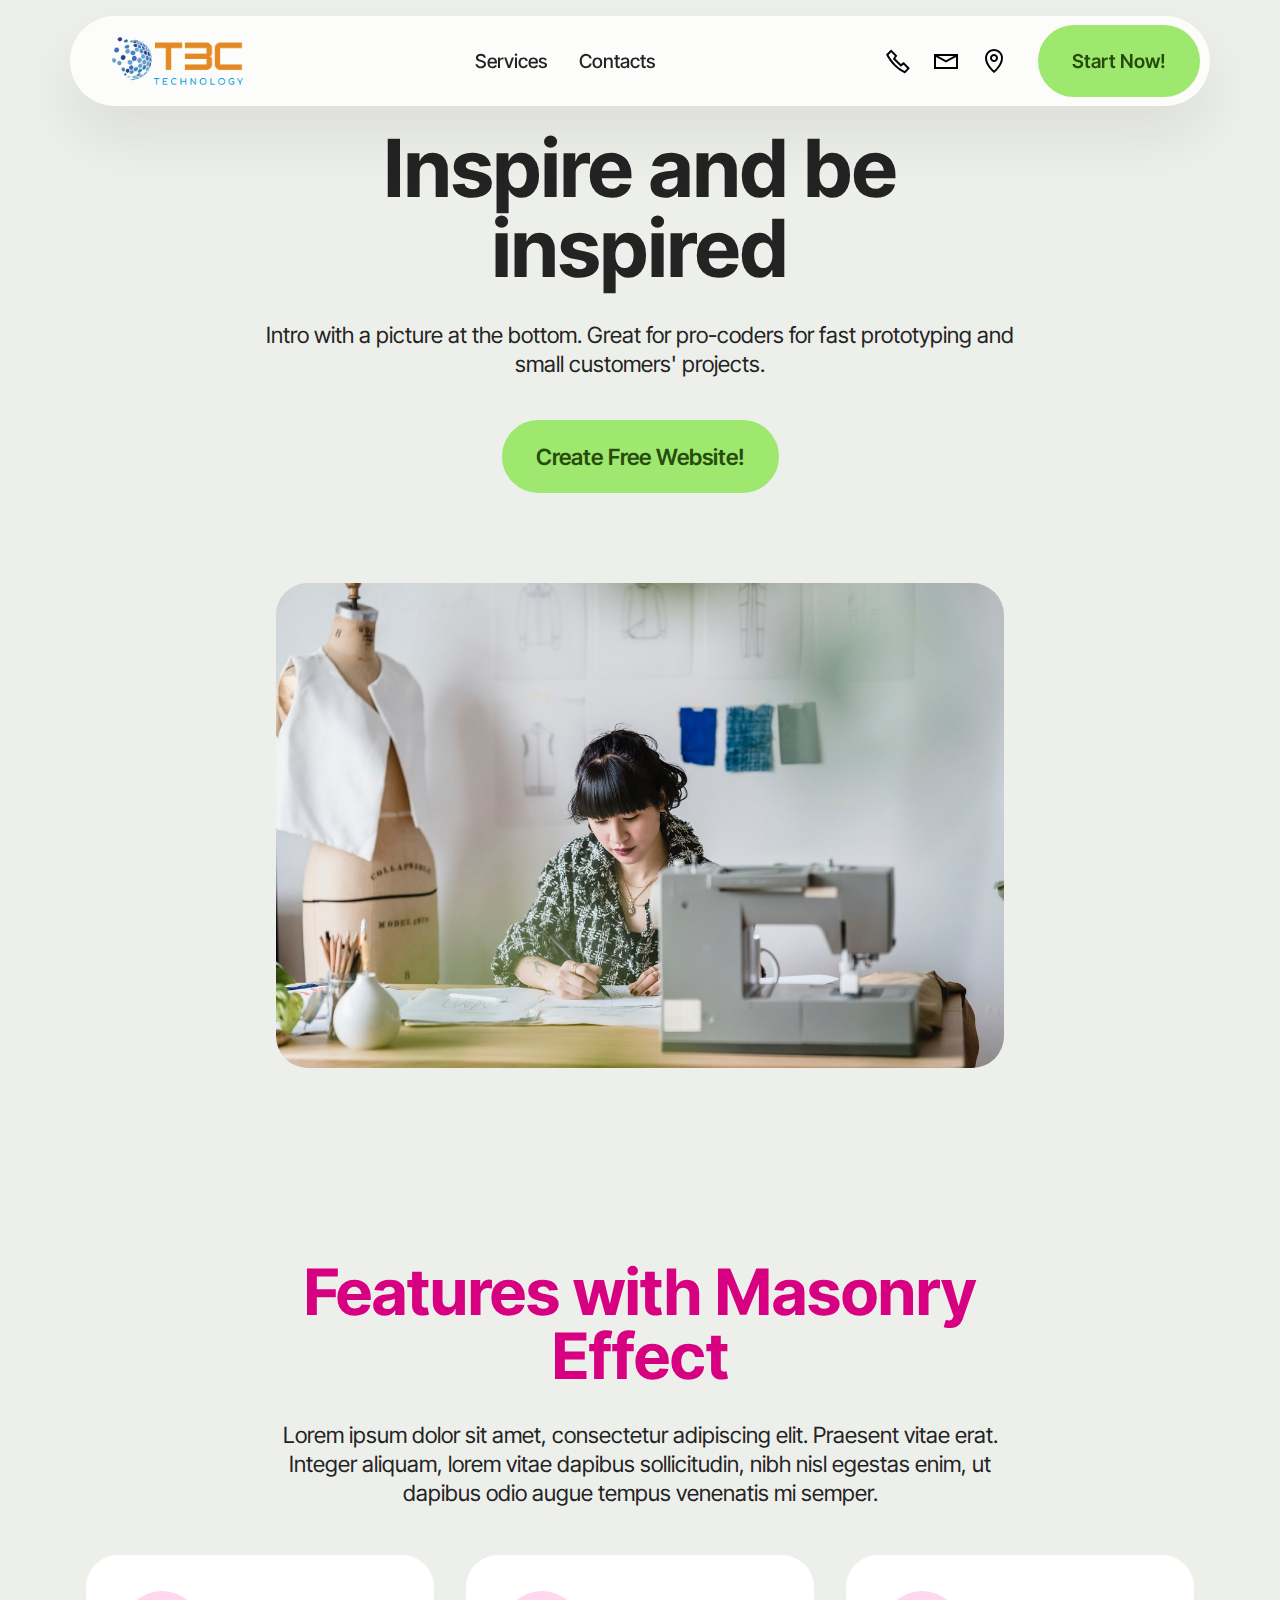
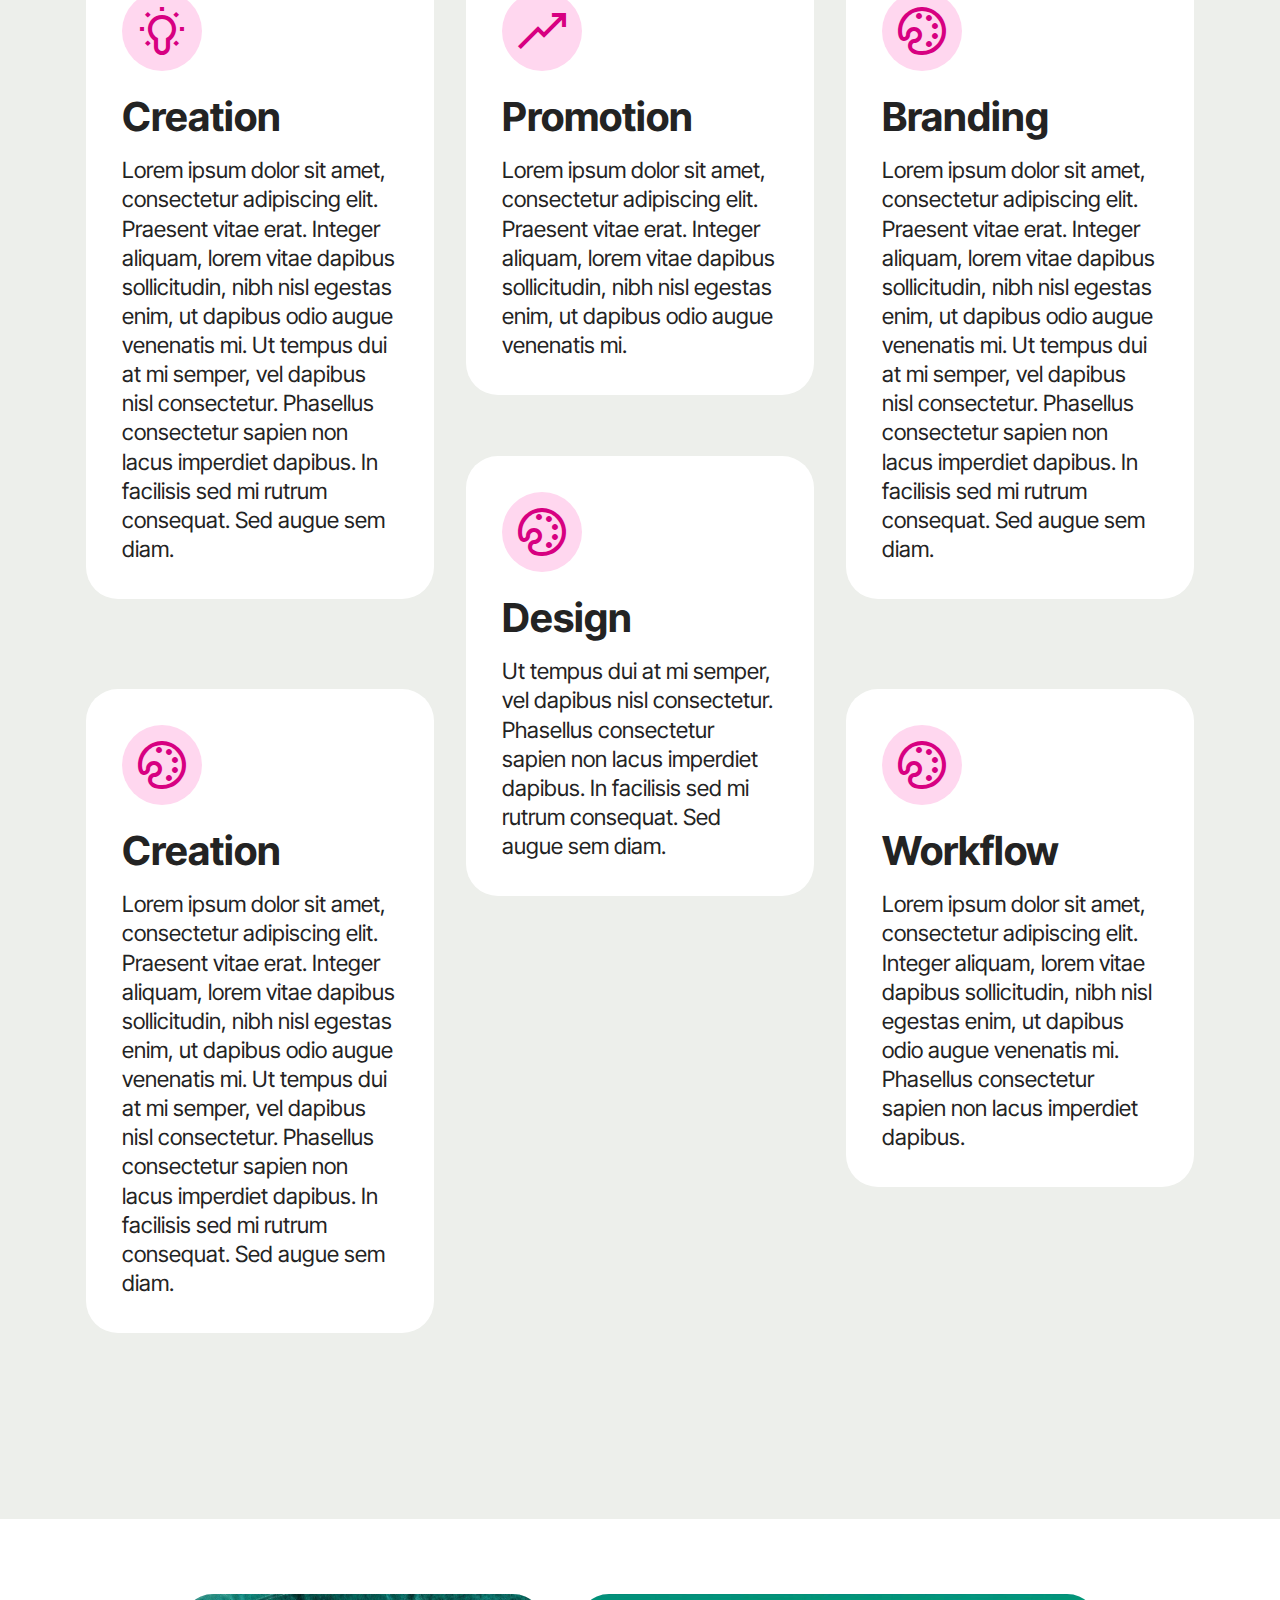
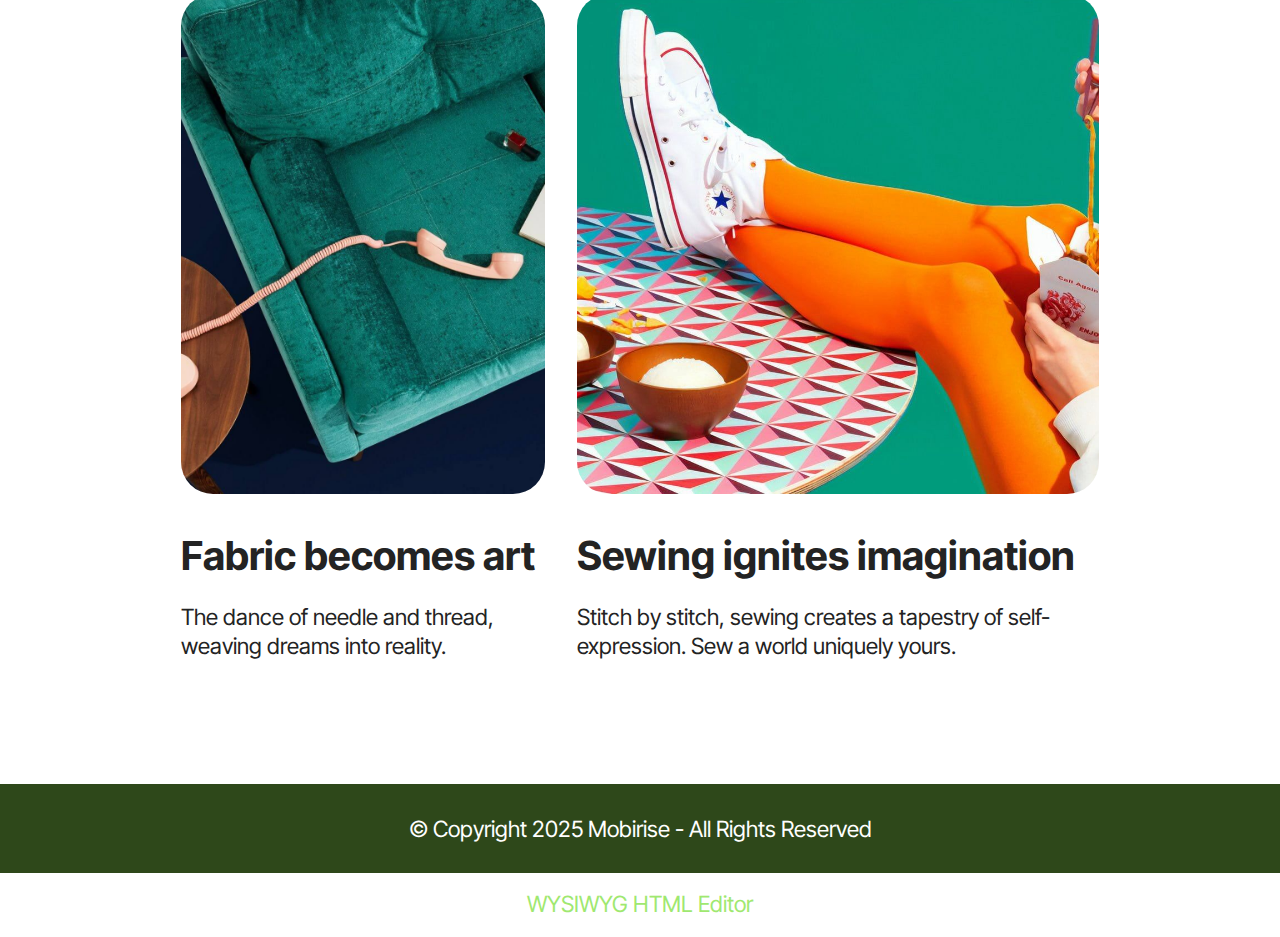
<file: index.html>
<!DOCTYPE html>
<html  >
<head>
  <!-- Site made with Mobirise Website Builder v5.9.4, https://mobirise.com -->
  <meta charset="UTF-8">
  <meta http-equiv="X-UA-Compatible" content="IE=edge">
  <meta name="generator" content="Mobirise v5.9.4, mobirise.com">
  <meta name="viewport" content="width=device-width, initial-scale=1, minimum-scale=1">
  <link rel="shortcut icon" href="assets/images/t3c-logo.fw.png" type="image/x-icon">
  <meta name="description" content="">
  
  
  <title>Home</title>
  <link rel="stylesheet" href="assets/web/assets/mobirise-icons2/mobirise2.css">
  <link rel="stylesheet" href="assets/bootstrap/css/bootstrap.min.css">
  <link rel="stylesheet" href="assets/bootstrap/css/bootstrap-grid.min.css">
  <link rel="stylesheet" href="assets/bootstrap/css/bootstrap-reboot.min.css">
  <link rel="stylesheet" href="assets/dropdown/css/style.css">
  <link rel="stylesheet" href="assets/theme/css/style.css">
  <link rel="preload" href="https://fonts.googleapis.com/css?family=Inter+Tight:100,200,300,400,500,600,700,800,900,100i,200i,300i,400i,500i,600i,700i,800i,900i&display=swap" as="style" onload="this.onload=null;this.rel='stylesheet'">
  <noscript><link rel="stylesheet" href="https://fonts.googleapis.com/css?family=Inter+Tight:100,200,300,400,500,600,700,800,900,100i,200i,300i,400i,500i,600i,700i,800i,900i&display=swap"></noscript>
  <link rel="preload" as="style" href="assets/mobirise/css/mbr-additional.css"><link rel="stylesheet" href="assets/mobirise/css/mbr-additional.css" type="text/css">

  
  
  
</head>
<body>
  
  <section data-bs-version="5.1" class="menu menu2 cid-tONAygTO9p" once="menu" id="menu02-d">
	

	<nav class="navbar navbar-dropdown navbar-fixed-top navbar-expand-lg">
		<div class="container">
			<div class="navbar-brand">
				<span class="navbar-logo">
					<a href="index.html">
						<img src="assets/images/t3c-logo.fw.png" alt="Mobirise Website Builder" style="height: 3rem;">
					</a>
				</span>
				
			</div>
			<button class="navbar-toggler" type="button" data-toggle="collapse" data-bs-toggle="collapse" data-target="#navbarSupportedContent" data-bs-target="#navbarSupportedContent" aria-controls="navbarNavAltMarkup" aria-expanded="false" aria-label="Toggle navigation">
				<div class="hamburger">
					<span></span>
					<span></span>
					<span></span>
					<span></span>
				</div>
			</button>
			<div class="collapse navbar-collapse" id="navbarSupportedContent">
				<ul class="navbar-nav nav-dropdown" data-app-modern-menu="true"><li class="nav-item">
						<a class="nav-link link text-black text-primary display-4" href="serviço.html" aria-expanded="false">Services</a>
					</li>
					<li class="nav-item">
						<a class="nav-link link text-black text-primary display-4" href="contato.html">Contacts</a>
					</li></ul>
				<div class="icons-menu">
					<a class="iconfont-wrapper" href="https://mobiri.se">
						<span class="p-2 mbr-iconfont mobi-mbri-phone mobi-mbri"></span>
					</a>
					<a class="iconfont-wrapper" href="https://mobiri.se">
						<span class="p-2 mbr-iconfont mobi-mbri-letter mobi-mbri"></span>
					</a>
					<a class="iconfont-wrapper" href="https://mobiri.se">
						<span class="p-2 mbr-iconfont mobi-mbri-map-pin mobi-mbri"></span>
					</a>
					
				</div>
				<div class="navbar-buttons mbr-section-btn"><a class="btn btn-primary display-4" href="contato.html"> Start Now!</a></div>
			</div>
		</div>
	</nav>
</section>

<section data-bs-version="5.1" class="header13 cid-tONypGx6Li" id="header13-1">
  

  
  

  <div class="align-center container">
    <div class="row justify-content-center">
      <div class="col-md-12 mb-5 content-head">
        <h1 class="mbr-section-title mbr-fonts-style mb-4 display-1">
          <strong>Inspire and be inspired</strong>
        </h1>
        <p class="mbr-text mbr-fonts-style mb-4 display-7">
          Intro with a picture at the bottom. Great for pro-coders for fast
          prototyping and small customers' projects.
        </p>
        <div class="mbr-section-btn mt-4">
          <a class="btn btn-primary display-7" href="https://mobiri.se">Create Free Website!</a>
        </div>
      </div>
    </div>

    <div class="row justify-content-center">
      <div class="col-12 col-md-8 mt-4">
        <img src="assets/images/6.jpg" alt="Mobirise Website Builder" title="">
      </div>
    </div>
  </div>
</section>

<section data-bs-version="5.1" class="features22 cid-tONyA11Bh5" id="features022-2">
  

  
  
  <div class="container">
    <div class="row mb-5 justify-content-center">
      <div class="col-12 content-head">
        <h3 class="mbr-section-title mbr-fonts-style align-center mb-0 display-2">
          <strong>Features with Masonry Effect</strong>
        </h3>
        <h5 class="mbr-section-subtitle mbr-fonts-style align-center mb-0 mt-4 display-7">
          Lorem ipsum dolor sit amet, consectetur adipiscing elit. Praesent
          vitae erat. Integer aliquam, lorem vitae dapibus sollicitudin, nibh
          nisl egestas enim, ut dapibus odio augue tempus venenatis mi semper.
        </h5>
      </div>
    </div>
    <div class="row mbr-masonry" data-masonry="{&quot;percentPosition&quot;: true }">
      <div class="item features-without-image col-12 col-md-6 col-lg-4 item-mb">
        <div class="item-wrapper">
          <div class="card-box align-left">
            <div class="iconfont-wrapper">
              <span class="mbr-iconfont mobi-mbri-idea mobi-mbri"></span>
            </div>
            <h5 class="card-title mbr-fonts-style display-5">
              <strong>Creation</strong>
            </h5>
            <p class="card-text mbr-fonts-style display-7">
              Lorem ipsum dolor sit amet, consectetur adipiscing elit. Praesent
              vitae erat. Integer aliquam, lorem vitae dapibus sollicitudin,
              nibh nisl egestas enim, ut dapibus odio augue venenatis mi. Ut
              tempus dui at mi semper, vel dapibus nisl consectetur. Phasellus
              consectetur sapien non lacus imperdiet dapibus. In facilisis sed
              mi rutrum consequat. Sed augue sem diam.
            </p>

            
          </div>
        </div>
      </div>
      <div class="item features-without-image col-12 col-md-6 col-lg-4 item-mb">
        <div class="item-wrapper">
          <div class="card-box align-left">
            <div class="iconfont-wrapper">
              <span class="mbr-iconfont mobi-mbri-growing-chart mobi-mbri"></span>
            </div>
            <h5 class="card-title mbr-fonts-style display-5">
              <strong>Promotion</strong>
            </h5>
            <p class="card-text mbr-fonts-style display-7">
              Lorem ipsum dolor sit amet, consectetur adipiscing elit. Praesent
              vitae erat. Integer aliquam, lorem vitae dapibus sollicitudin,
              nibh nisl egestas enim, ut dapibus odio augue venenatis mi.
            </p>

            
          </div>
        </div>
      </div>
      <div class="item features-without-image col-12 col-md-6 col-lg-4 item-mb">
        <div class="item-wrapper">
          <div class="card-box align-left">
            <div class="iconfont-wrapper">
              <span class="mbr-iconfont mobi-mbri-change-style mobi-mbri"></span>
            </div>
            <h5 class="card-title mbr-fonts-style display-5">
              <strong>Branding</strong>
            </h5>
            <p class="card-text mbr-fonts-style display-7">
              Lorem ipsum dolor sit amet, consectetur adipiscing elit. Praesent
              vitae erat. Integer aliquam, lorem vitae dapibus sollicitudin,
              nibh nisl egestas enim, ut dapibus odio augue venenatis mi. Ut
              tempus dui at mi semper, vel dapibus nisl consectetur. Phasellus
              consectetur sapien non lacus imperdiet dapibus. In facilisis sed
              mi rutrum consequat. Sed augue sem diam.
            </p>

            
          </div>
        </div>
      </div>
      <div class="item features-without-image col-12 col-md-6 col-lg-4 item-mb">
        <div class="item-wrapper">
          <div class="card-box align-left">
            <div class="iconfont-wrapper">
              <span class="mbr-iconfont mobi-mbri-change-style mobi-mbri"></span>
            </div>
            <h5 class="card-title mbr-fonts-style display-5">
              <strong>Design</strong>
            </h5>
            <p class="card-text mbr-fonts-style display-7">
              Ut tempus dui at mi semper, vel dapibus nisl consectetur.
              Phasellus consectetur sapien non lacus imperdiet dapibus. In
              facilisis sed mi rutrum consequat. Sed augue sem diam.
            </p>

            
          </div>
        </div>
      </div>
      <div class="item features-without-image col-12 col-md-6 col-lg-4 item-mb">
        <div class="item-wrapper">
          <div class="card-box align-left">
            <div class="iconfont-wrapper">
              <span class="mbr-iconfont mobi-mbri-change-style mobi-mbri"></span>
            </div>
            <h5 class="card-title mbr-fonts-style display-5">
              <strong>Creation</strong>
            </h5>
            <p class="card-text mbr-fonts-style display-7">
              Lorem ipsum dolor sit amet, consectetur adipiscing elit. Praesent
              vitae erat. Integer aliquam, lorem vitae dapibus sollicitudin,
              nibh nisl egestas enim, ut dapibus odio augue venenatis mi. Ut
              tempus dui at mi semper, vel dapibus nisl consectetur. Phasellus
              consectetur sapien non lacus imperdiet dapibus. In facilisis sed
              mi rutrum consequat. Sed augue sem diam.
            </p>

            
          </div>
        </div>
      </div>
      <div class="item features-without-image col-12 col-md-6 col-lg-4 item-mb">
        <div class="item-wrapper">
          <div class="card-box align-left">
            <div class="iconfont-wrapper">
              <span class="mbr-iconfont mobi-mbri-change-style mobi-mbri"></span>
            </div>
            <h5 class="card-title mbr-fonts-style display-5">
              <strong>Workflow</strong>
            </h5>
            <p class="card-text mbr-fonts-style display-7">
              Lorem ipsum dolor sit amet, consectetur adipiscing elit. Integer
              aliquam, lorem vitae dapibus sollicitudin, nibh nisl egestas enim,
              ut dapibus odio augue venenatis mi. Phasellus consectetur sapien
              non lacus imperdiet dapibus.
            </p>

            
          </div>
        </div>
      </div>
    </div>
  </div>
</section>

<section data-bs-version="5.1" class="image2 cid-tONyFmgTYM" id="image02-3">
  
  
  
  <div class="container">
    <div class="row">
      <div class="col-12 col-md-10">
        <div class="row">
          <div class="col-12 col-lg-5">
            <div class="img-item">
              <img class="w-100 mb-4" src="assets/images/gallery02.jpg" alt="Mobirise Website Builder">
              <h5 class="mbr-fonts-style mb-3 display-5">
                <strong>Fabric becomes art</strong>
              </h5>
              <p class="mbr-text mbr-fonts-style mb-sm-5 display-7">
                The dance of needle and thread, weaving dreams into reality.
              </p>
            </div>
          </div>
          <div class="col-12 col-lg">
            <div class="img-item">
              <img class="w-100 mb-4" src="assets/images/11.jpg" alt="Mobirise Website Builder">
              <h5 class="mbr-fonts-style mb-3 display-5">
                <strong>Sewing ignites imagination</strong>
              </h5>
              <p class="mbr-text mbr-fonts-style mb-0 display-7">
                Stitch by stitch, sewing creates a tapestry of self-expression.
                Sew a world uniquely yours.
              </p>
            </div>
          </div>
        </div>
      </div>
    </div>
  </div>
</section>

<section data-bs-version="5.1" class="footer4 cid-tONE2GUu0K" once="footers" id="footer04-r">

    

    

    <div class="container">
        <div class="media-container-row align-center mbr-white">
            <div class="col-12">
                <p class="mbr-text mb-0 mbr-fonts-style display-7">
                    © Copyright 2025 Mobirise - All Rights Reserved
                </p>
            </div>
        </div>
    </div>
</section><section class="display-7" style="padding: 0;align-items: center;justify-content: center;flex-wrap: wrap;    align-content: center;display: flex;position: relative;height: 4rem;"><a href="https://mobiri.se/3075479" style="flex: 1 1;height: 4rem;position: absolute;width: 100%;z-index: 1;"><img alt="" style="height: 4rem;" src="[data-uri]"></a><p style="margin: 0;text-align: center;" class="display-7">&#8204;</p><a style="z-index:1" href="https://mobirise.com/html-editor.html">WYSIWYG HTML Editor</a></section><script src="assets/bootstrap/js/bootstrap.bundle.min.js"></script>  <script src="assets/smoothscroll/smooth-scroll.js"></script>  <script src="assets/ytplayer/index.js"></script>  <script src="assets/dropdown/js/navbar-dropdown.js"></script>  <script src="assets/masonry/masonry.pkgd.min.js"></script>  <script src="assets/imagesloaded/imagesloaded.pkgd.min.js"></script>  <script src="assets/theme/js/script.js"></script>  
  
  
</body>
</html>
</file>
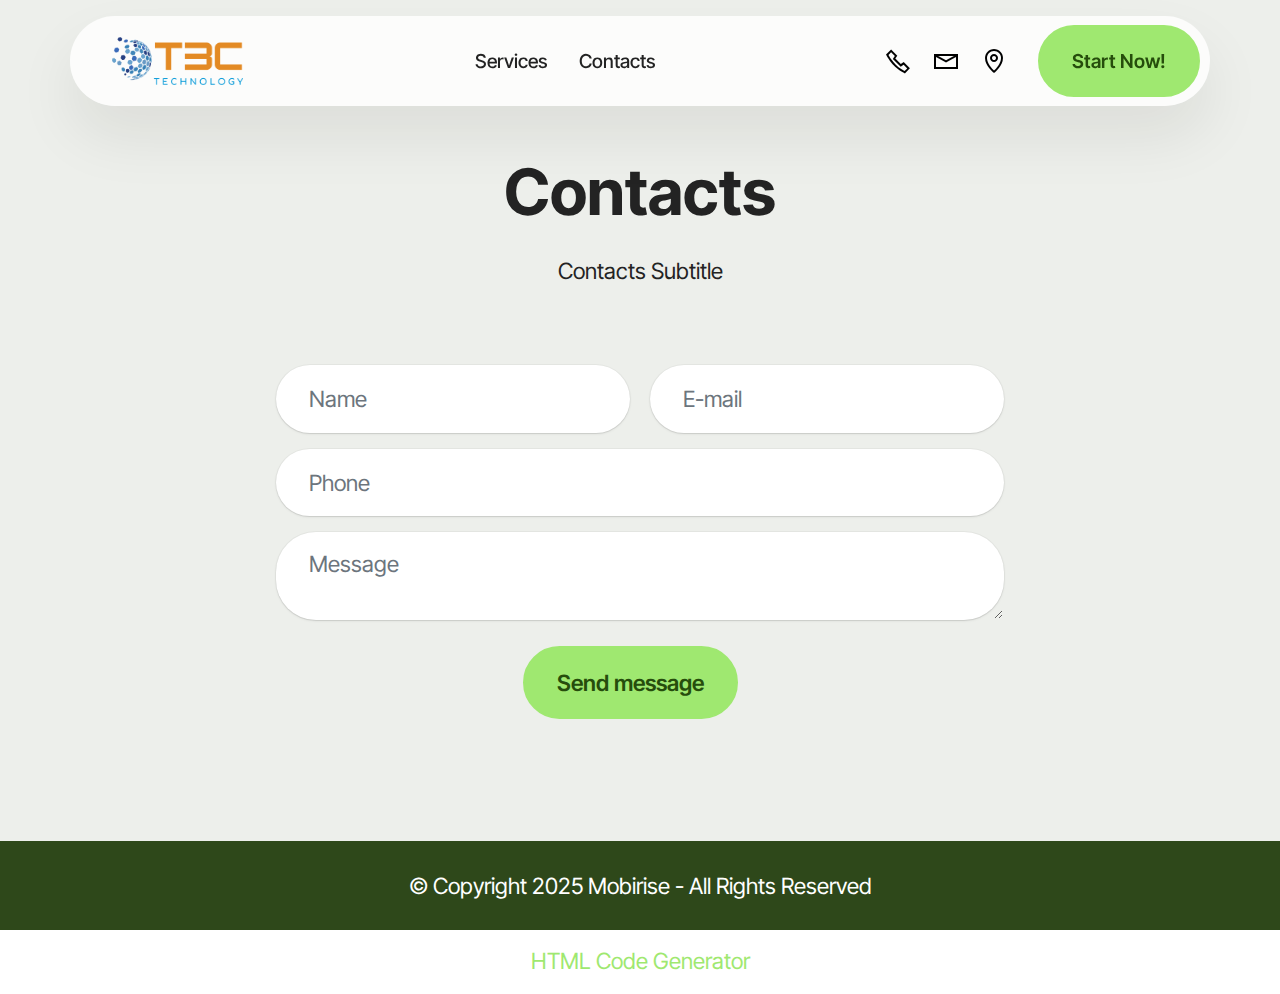
<file: contato.html>
<!DOCTYPE html>
<html  >
<head>
  <!-- Site made with Mobirise Website Builder v5.9.4, https://mobirise.com -->
  <meta charset="UTF-8">
  <meta http-equiv="X-UA-Compatible" content="IE=edge">
  <meta name="generator" content="Mobirise v5.9.4, mobirise.com">
  <meta name="viewport" content="width=device-width, initial-scale=1, minimum-scale=1">
  <link rel="shortcut icon" href="assets/images/t3c-logo.fw.png" type="image/x-icon">
  <meta name="description" content="">
  
  
  <title>Contato</title>
  <link rel="stylesheet" href="assets/web/assets/mobirise-icons2/mobirise2.css">
  <link rel="stylesheet" href="assets/bootstrap/css/bootstrap.min.css">
  <link rel="stylesheet" href="assets/bootstrap/css/bootstrap-grid.min.css">
  <link rel="stylesheet" href="assets/bootstrap/css/bootstrap-reboot.min.css">
  <link rel="stylesheet" href="assets/dropdown/css/style.css">
  <link rel="stylesheet" href="assets/theme/css/style.css">
  <link rel="preload" href="https://fonts.googleapis.com/css?family=Inter+Tight:100,200,300,400,500,600,700,800,900,100i,200i,300i,400i,500i,600i,700i,800i,900i&display=swap" as="style" onload="this.onload=null;this.rel='stylesheet'">
  <noscript><link rel="stylesheet" href="https://fonts.googleapis.com/css?family=Inter+Tight:100,200,300,400,500,600,700,800,900,100i,200i,300i,400i,500i,600i,700i,800i,900i&display=swap"></noscript>
  <link rel="preload" as="style" href="assets/mobirise/css/mbr-additional.css"><link rel="stylesheet" href="assets/mobirise/css/mbr-additional.css" type="text/css">

  
  
  
</head>
<body>
  
  <section data-bs-version="5.1" class="menu menu2 cid-tONDEqGC5n" once="menu" id="menu02-l">
	

	<nav class="navbar navbar-dropdown navbar-fixed-top navbar-expand-lg">
		<div class="container">
			<div class="navbar-brand">
				<span class="navbar-logo">
					<a href="index.html">
						<img src="assets/images/t3c-logo.fw.png" alt="Mobirise Website Builder" style="height: 3rem;">
					</a>
				</span>
				
			</div>
			<button class="navbar-toggler" type="button" data-toggle="collapse" data-bs-toggle="collapse" data-target="#navbarSupportedContent" data-bs-target="#navbarSupportedContent" aria-controls="navbarNavAltMarkup" aria-expanded="false" aria-label="Toggle navigation">
				<div class="hamburger">
					<span></span>
					<span></span>
					<span></span>
					<span></span>
				</div>
			</button>
			<div class="collapse navbar-collapse" id="navbarSupportedContent">
				<ul class="navbar-nav nav-dropdown" data-app-modern-menu="true"><li class="nav-item">
						<a class="nav-link link text-black text-primary display-4" href="serviço.html" aria-expanded="false">Services</a>
					</li>
					<li class="nav-item">
						<a class="nav-link link text-black text-primary display-4" href="contato.html">Contacts</a>
					</li></ul>
				<div class="icons-menu">
					<a class="iconfont-wrapper" href="https://mobiri.se">
						<span class="p-2 mbr-iconfont mobi-mbri-phone mobi-mbri"></span>
					</a>
					<a class="iconfont-wrapper" href="https://mobiri.se">
						<span class="p-2 mbr-iconfont mobi-mbri-letter mobi-mbri"></span>
					</a>
					<a class="iconfont-wrapper" href="https://mobiri.se">
						<span class="p-2 mbr-iconfont mobi-mbri-map-pin mobi-mbri"></span>
					</a>
					
				</div>
				<div class="navbar-buttons mbr-section-btn"><a class="btn btn-primary display-4" href="contato.html"> Start Now!</a></div>
			</div>
		</div>
	</nav>
</section>

<section data-bs-version="5.1" class="form5 cid-tONDTdowy7" id="form02-p">
    
    
    <div class="container">
        <div class="row justify-content-center">
            <div class="col-12 content-head">
                <div class="mbr-section-head mb-5">
                    <h3 class="mbr-section-title mbr-fonts-style align-center mb-0 display-2">
                        <strong>Contacts</strong>
                    </h3>
                    <h4 class="mbr-section-subtitle mbr-fonts-style align-center mb-0 mt-4 display-7">
                        Contacts Subtitle
                    </h4>
                </div>
            </div>
        </div>
        <div class="row justify-content-center mt-4">
            <div class="col-lg-8 mx-auto mbr-form" data-form-type="formoid">
                <form action="https://mobirise.eu/" method="POST" class="mbr-form form-with-styler" data-form-title="Form Name"><input type="hidden" name="email" data-form-email="true" value="Qrk795k4PtqI5/PnlBxKiYts77cWakQRVJDCuOhj87prDGYSRF8BkKzIjCXLqpDbzn3MHiE98sndpMUWuuqzpqrkXH98AZdFCPf5Gu1yHGlFNeQwbpr3V1PEfoaQgpHE">
                    <div class="row">
                        <div hidden="hidden" data-form-alert="" class="alert alert-success col-12">Thanks for filling out the form!</div>
                        <div hidden="hidden" data-form-alert-danger="" class="alert alert-danger col-12">
                            Oops...! some problem!
                        </div>
                    </div>
                    <div class="dragArea row">
                        <div class="col-md col-sm-12 form-group mb-3" data-for="name">
                            <input type="text" name="name" placeholder="Name" data-form-field="name" class="form-control" value="" id="name-form02-p">
                        </div>
                        <div class="col-md col-sm-12 form-group mb-3" data-for="email">
                            <input type="email" name="email" placeholder="E-mail" data-form-field="email" class="form-control" value="" id="email-form02-p">
                        </div>
                        <div class="col-12 form-group mb-3" data-for="phone">
                            <input type="tel" name="phone" placeholder="Phone" data-form-field="phone" class="form-control" value="" id="phone-form02-p">
                        </div>
                        <div class="col-12 form-group mb-3" data-for="textarea">
                            <textarea name="textarea" placeholder="Message" data-form-field="textarea" class="form-control" id="textarea-form02-p"></textarea>
                        </div>
                        <div class="col-lg-12 col-md-12 col-sm-12 align-center mbr-section-btn">
                            <button type="submit" class="btn btn-primary display-7">Send message</button>
                        </div>
                    </div>
                </form>
            </div>
        </div>
    </div>
</section>

<section data-bs-version="5.1" class="footer4 cid-tONE2GUu0K" once="footers" id="footer04-r">

    

    

    <div class="container">
        <div class="media-container-row align-center mbr-white">
            <div class="col-12">
                <p class="mbr-text mb-0 mbr-fonts-style display-7">
                    © Copyright 2025 Mobirise - All Rights Reserved
                </p>
            </div>
        </div>
    </div>
</section><section class="display-7" style="padding: 0;align-items: center;justify-content: center;flex-wrap: wrap;    align-content: center;display: flex;position: relative;height: 4rem;"><a href="https://mobiri.se/3075479" style="flex: 1 1;height: 4rem;position: absolute;width: 100%;z-index: 1;"><img alt="" style="height: 4rem;" src="[data-uri]"></a><p style="margin: 0;text-align: center;" class="display-7">&#8204;</p><a style="z-index:1" href="https://mobirise.com/builder/html-code-generator.html">HTML Code Generator</a></section><script src="assets/bootstrap/js/bootstrap.bundle.min.js"></script>  <script src="assets/smoothscroll/smooth-scroll.js"></script>  <script src="assets/ytplayer/index.js"></script>  <script src="assets/dropdown/js/navbar-dropdown.js"></script>  <script src="assets/theme/js/script.js"></script>  <script src="assets/formoid/formoid.min.js"></script>  
  
  
</body>
</html>
</file>
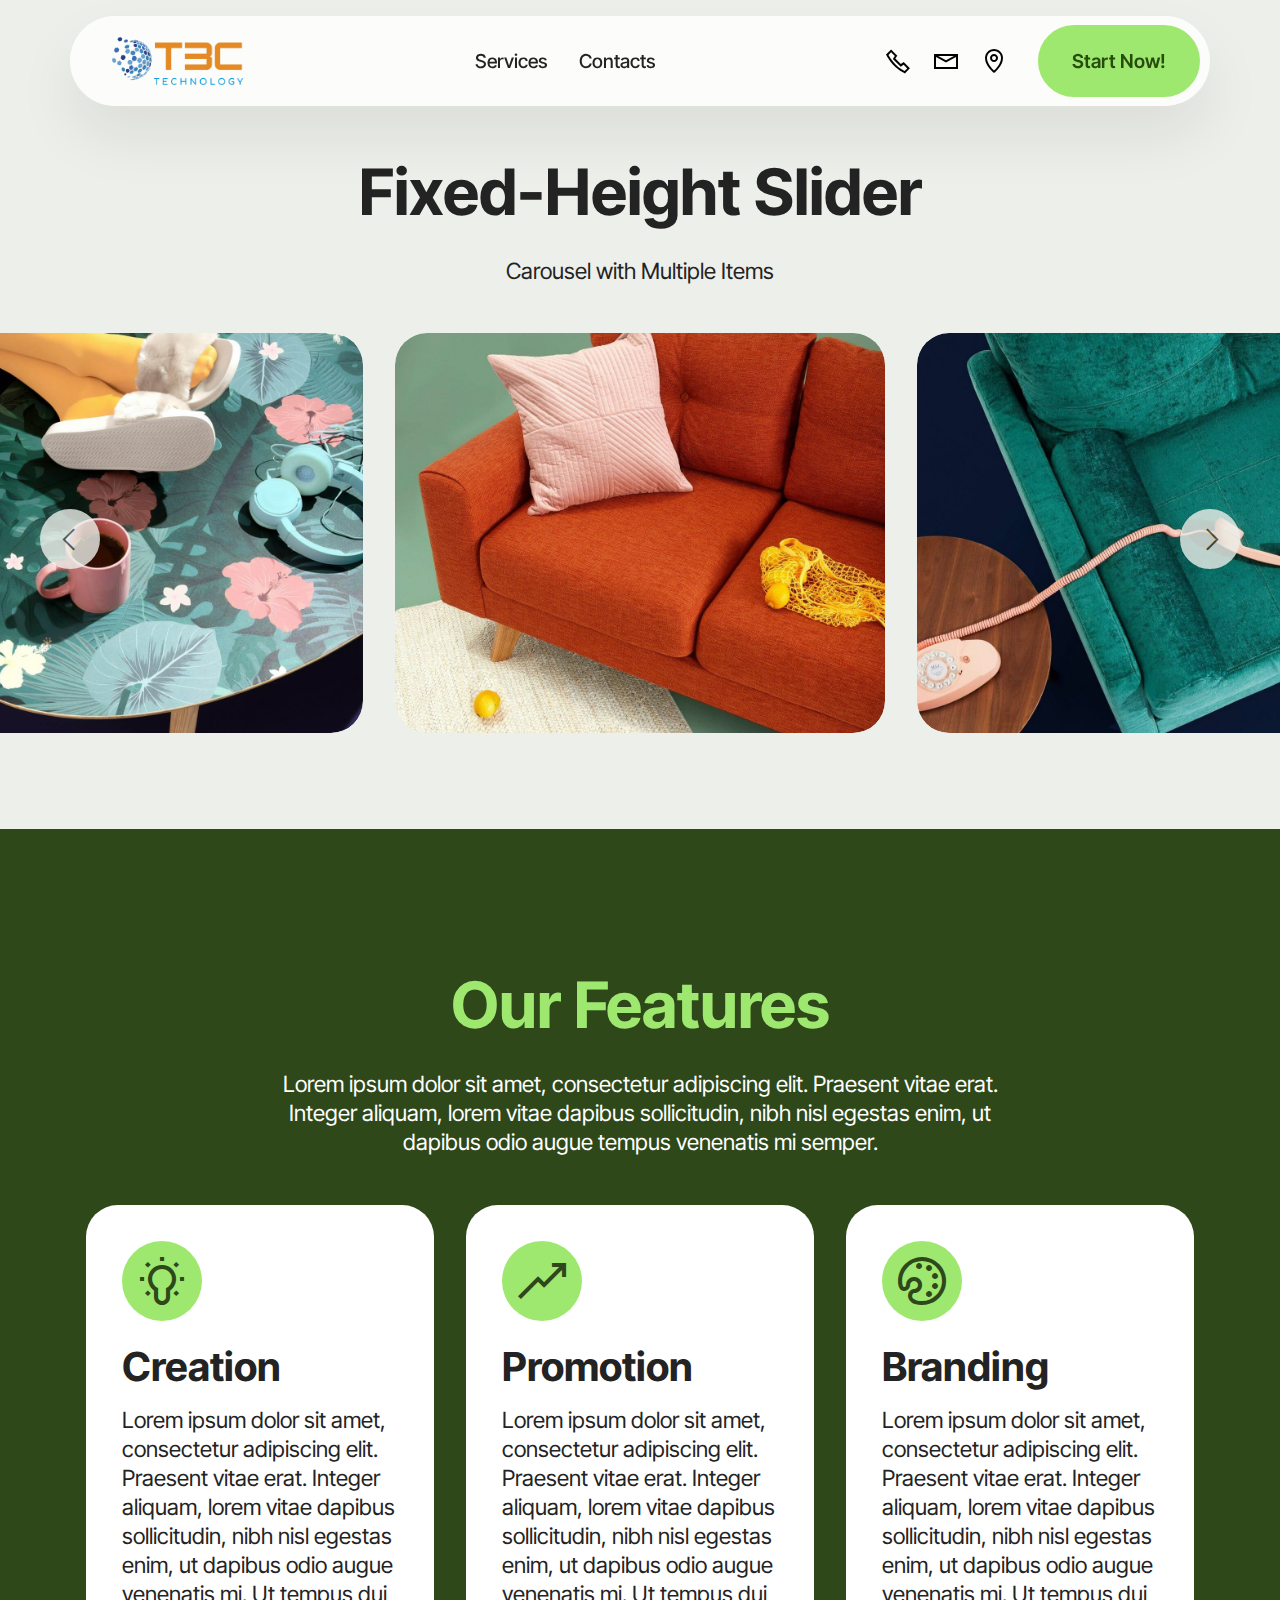
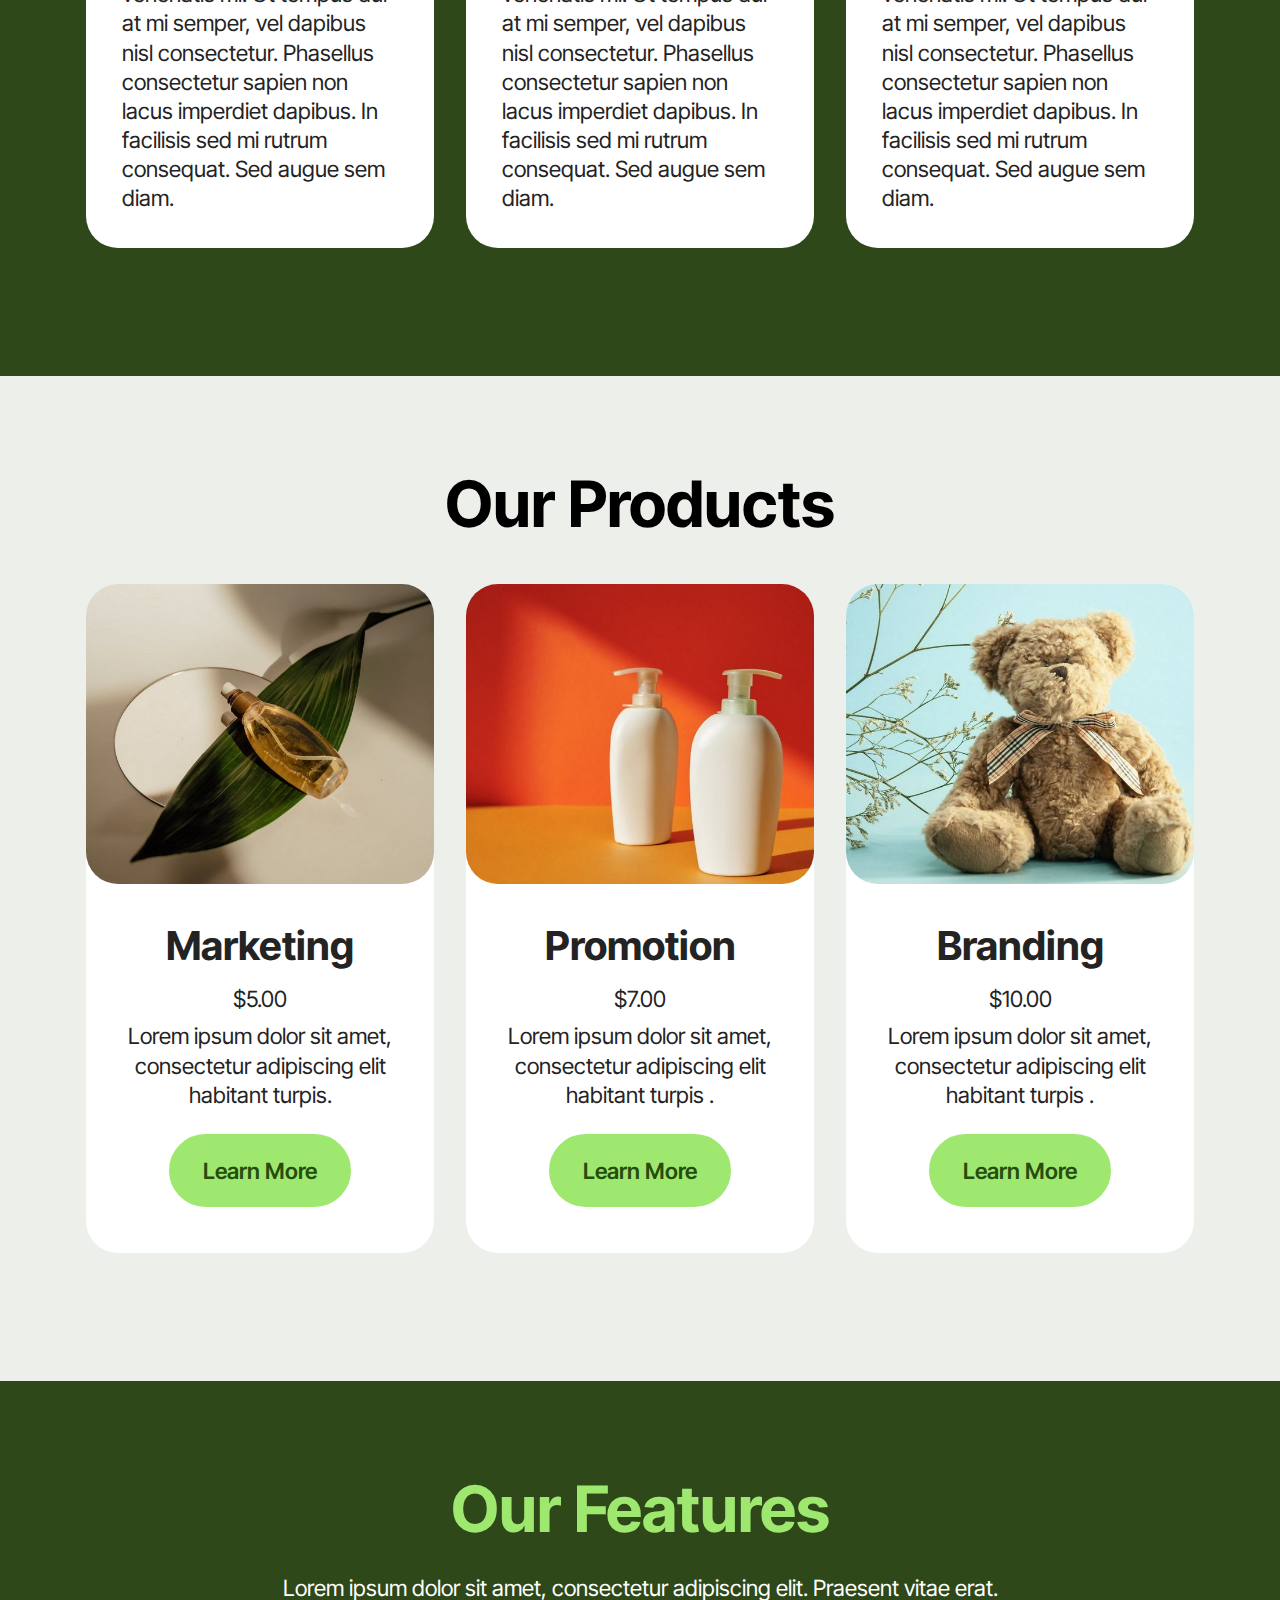
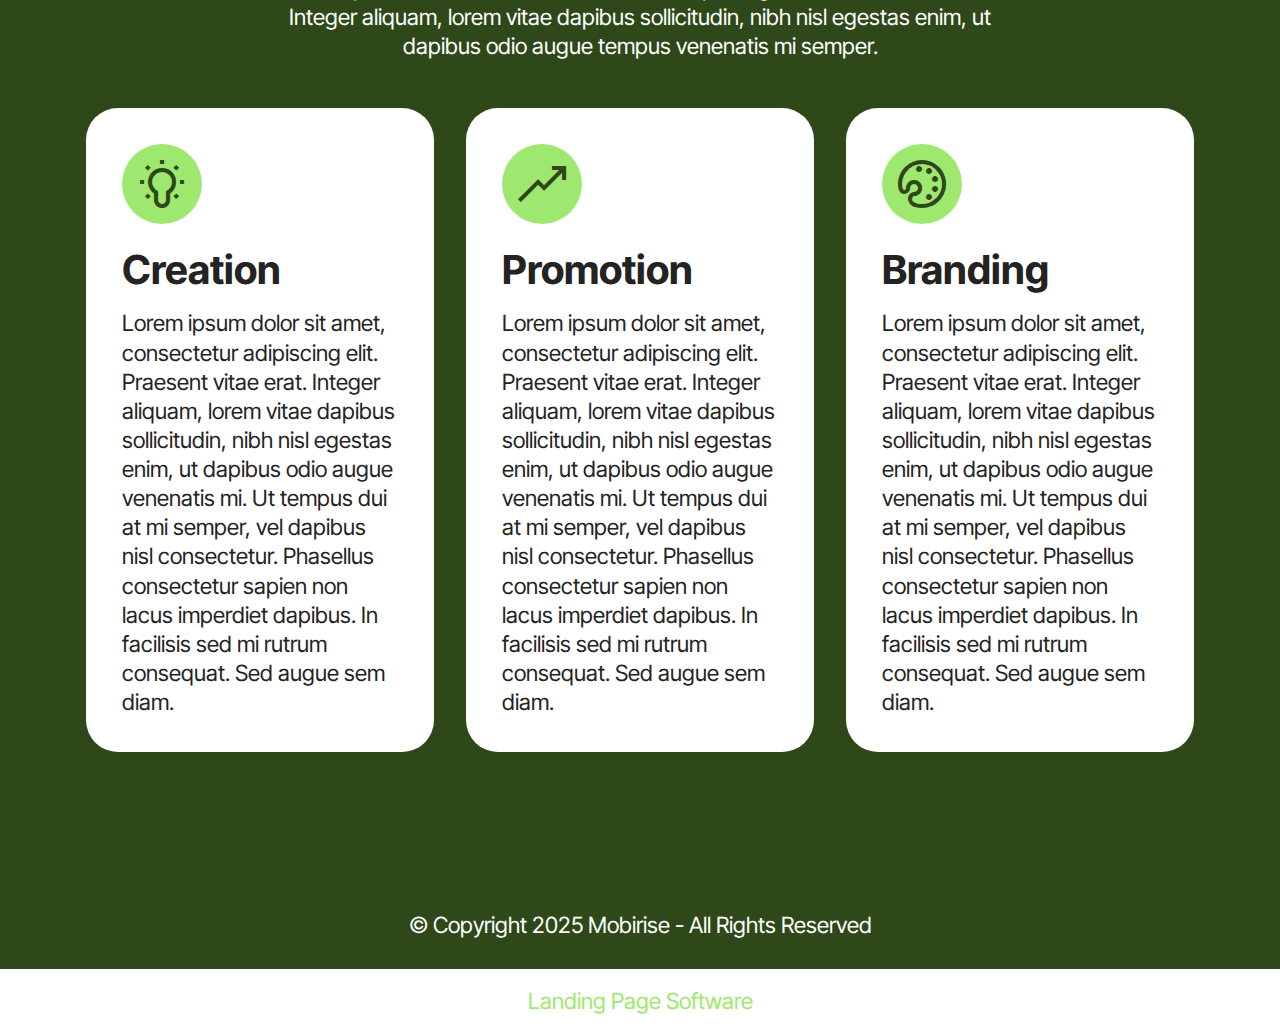
<file: serviço.html>
<!DOCTYPE html>
<html  >
<head>
  <!-- Site made with Mobirise Website Builder v5.9.4, https://mobirise.com -->
  <meta charset="UTF-8">
  <meta http-equiv="X-UA-Compatible" content="IE=edge">
  <meta name="generator" content="Mobirise v5.9.4, mobirise.com">
  <meta name="viewport" content="width=device-width, initial-scale=1, minimum-scale=1">
  <link rel="shortcut icon" href="assets/images/t3c-logo.fw.png" type="image/x-icon">
  <meta name="description" content="">
  
  
  <title>Serviço</title>
  <link rel="stylesheet" href="assets/web/assets/mobirise-icons2/mobirise2.css">
  <link rel="stylesheet" href="assets/bootstrap/css/bootstrap.min.css">
  <link rel="stylesheet" href="assets/bootstrap/css/bootstrap-grid.min.css">
  <link rel="stylesheet" href="assets/bootstrap/css/bootstrap-reboot.min.css">
  <link rel="stylesheet" href="assets/dropdown/css/style.css">
  <link rel="stylesheet" href="assets/theme/css/style.css">
  <link rel="preload" href="https://fonts.googleapis.com/css?family=Inter+Tight:100,200,300,400,500,600,700,800,900,100i,200i,300i,400i,500i,600i,700i,800i,900i&display=swap" as="style" onload="this.onload=null;this.rel='stylesheet'">
  <noscript><link rel="stylesheet" href="https://fonts.googleapis.com/css?family=Inter+Tight:100,200,300,400,500,600,700,800,900,100i,200i,300i,400i,500i,600i,700i,800i,900i&display=swap"></noscript>
  <link rel="preload" as="style" href="assets/mobirise/css/mbr-additional.css"><link rel="stylesheet" href="assets/mobirise/css/mbr-additional.css" type="text/css">

  
  
  
</head>
<body>
  
  <section data-bs-version="5.1" class="menu menu2 cid-tONAHYSskP" once="menu" id="menu02-h">
	

	<nav class="navbar navbar-dropdown navbar-fixed-top navbar-expand-lg">
		<div class="container">
			<div class="navbar-brand">
				<span class="navbar-logo">
					<a href="index.html">
						<img src="assets/images/t3c-logo.fw.png" alt="Mobirise Website Builder" style="height: 3rem;">
					</a>
				</span>
				
			</div>
			<button class="navbar-toggler" type="button" data-toggle="collapse" data-bs-toggle="collapse" data-target="#navbarSupportedContent" data-bs-target="#navbarSupportedContent" aria-controls="navbarNavAltMarkup" aria-expanded="false" aria-label="Toggle navigation">
				<div class="hamburger">
					<span></span>
					<span></span>
					<span></span>
					<span></span>
				</div>
			</button>
			<div class="collapse navbar-collapse" id="navbarSupportedContent">
				<ul class="navbar-nav nav-dropdown" data-app-modern-menu="true"><li class="nav-item">
						<a class="nav-link link text-black text-primary display-4" href="serviço.html" aria-expanded="false">Services</a>
					</li>
					<li class="nav-item">
						<a class="nav-link link text-black text-primary display-4" href="contato.html">Contacts</a>
					</li></ul>
				<div class="icons-menu">
					<a class="iconfont-wrapper" href="https://mobiri.se">
						<span class="p-2 mbr-iconfont mobi-mbri-phone mobi-mbri"></span>
					</a>
					<a class="iconfont-wrapper" href="https://mobiri.se">
						<span class="p-2 mbr-iconfont mobi-mbri-letter mobi-mbri"></span>
					</a>
					<a class="iconfont-wrapper" href="https://mobiri.se">
						<span class="p-2 mbr-iconfont mobi-mbri-map-pin mobi-mbri"></span>
					</a>
					
				</div>
				<div class="navbar-buttons mbr-section-btn"><a class="btn btn-primary display-4" href="contato.html"> Start Now!</a></div>
			</div>
		</div>
	</nav>
</section>

<section data-bs-version="5.1" class="slider4 mbr-embla cid-tONEwYScXG" id="slider04-s">

    

    
    
    <div class="container-fluid">
        <div class="row mb-5 justify-content-center">
			<div class="col-12 content-head">
				<h3 class="mbr-section-title mbr-fonts-style align-center mb-0 display-2">
					<strong>Fixed-Height Slider</strong>
				</h3>
				<h5 class="mbr-section-subtitle mbr-fonts-style align-center mb-0 mt-4 display-7">
                    Carousel with Multiple Items
				</h5>
			</div>
		</div>
        <div class="row">
            <div class="col-12">
                <div class="embla position-relative" data-skip-snaps="true" data-align="center" data-contain-scroll="trimSnaps" data-loop="true" data-auto-play-interval="5" data-draggable="true">
                    <div class="embla__viewport">
                        <div class="embla__container">
                            <div class="embla__slide slider-image item" style="margin-left: 1rem; margin-right: 1rem;">
                                <a href="#">
                                    <div class="slide-content">
                                        <div class="item-img">
                                            <div class="item-wrapper">
                                                <img src="assets/images/gallery01.jpg" alt="Mobirise Website Builder" title="">
                                            </div>
                                        </div>
                                    </div>
                                </a>
                            </div>
                            <div class="embla__slide slider-image item" style="margin-left: 1rem; margin-right: 1rem;">
                                <a href="#">
                                    <div class="slide-content">
                                        <div class="item-img">
                                            <div class="item-wrapper">
                                                <img src="assets/images/gallery02.jpg" alt="Mobirise Website Builder" title="">
                                            </div>
                                        </div>
                                    </div>
                                </a>
                            </div>
                            <div class="embla__slide slider-image item" style="margin-left: 1rem; margin-right: 1rem;">
                                <a href="#">
                                    <div class="slide-content">
                                        <div class="item-img">
                                            <div class="item-wrapper">
                                                <img src="assets/images/gallery03.jpg" alt="Mobirise Website Builder" title="">
                                            </div>
                                        </div>
                                    </div>
                                </a>
                            </div>
                            <div class="embla__slide slider-image item" style="margin-left: 1rem; margin-right: 1rem;">
                                <a href="#">
                                    <div class="slide-content">
                                        <div class="item-img">
                                            <div class="item-wrapper">
                                                <img src="assets/images/gallery04.jpg" alt="Mobirise Website Builder" title="">
                                            </div>
                                        </div>
                                    </div>
                                </a>
                            </div>
                            <div class="embla__slide slider-image item" style="margin-left: 1rem; margin-right: 1rem;">
                                <a href="#">
                                    <div class="slide-content">
                                        <div class="item-img">
                                            <div class="item-wrapper">
                                                <img src="assets/images/gallery05.jpg" alt="Mobirise Website Builder" title="">
                                            </div>
                                        </div>
                                    </div>
                                </a>
                            </div>
                        </div>
                    </div>
                    <button class="embla__button embla__button--prev">
                        <span class="mobi-mbri mobi-mbri-arrow-prev" aria-hidden="true"></span>
                        <span class="sr-only visually-hidden visually-hidden">Previous</span>
                    </button>
                    <button class="embla__button embla__button--next">
                        <span class="mobi-mbri mobi-mbri-arrow-next" aria-hidden="true"></span>
                        <span class="sr-only visually-hidden visually-hidden">Next</span>
                    </button>
                </div>
            </div>
        </div>
    </div>
</section>

<section data-bs-version="5.1" class="features5 cid-tONARPMw1q" id="features05-i">
  

  
  
  <div class="container">
    <div class="row mb-5 justify-content-center">
      <div class="col-12 content-head">
        <h3 class="mbr-section-title mbr-fonts-style align-center mb-0 display-2">
          <strong>Our Features</strong>
        </h3>
        <h5 class="mbr-section-subtitle mbr-fonts-style align-center mb-0 mt-4 display-7">
          Lorem ipsum dolor sit amet, consectetur adipiscing elit. Praesent
          vitae erat. Integer aliquam, lorem vitae dapibus sollicitudin, nibh
          nisl egestas enim, ut dapibus odio augue tempus venenatis mi semper.
        </h5>
      </div>
    </div>
    <div class="row">
      <div class="item features-without-image col-12 col-md-6 col-lg-4 item-mb">
        <div class="item-wrapper">
          <div class="card-box align-left">
            <div class="iconfont-wrapper">
              <span class="mbr-iconfont mobi-mbri-idea mobi-mbri"></span>
            </div>
            <h5 class="card-title mbr-fonts-style display-5">
              <strong>Creation</strong>
            </h5>
            <p class="card-text mbr-fonts-style display-7">
              Lorem ipsum dolor sit amet, consectetur adipiscing elit. Praesent
              vitae erat. Integer aliquam, lorem vitae dapibus sollicitudin,
              nibh nisl egestas enim, ut dapibus odio augue venenatis mi. Ut
              tempus dui at mi semper, vel dapibus nisl consectetur. Phasellus
              consectetur sapien non lacus imperdiet dapibus. In facilisis sed
              mi rutrum consequat. Sed augue sem diam.
            </p>

            
          </div>
        </div>
      </div>
      <div class="item features-without-image col-12 col-md-6 col-lg-4 item-mb">
        <div class="item-wrapper">
          <div class="card-box align-left">
            <div class="iconfont-wrapper">
              <span class="mbr-iconfont mobi-mbri-growing-chart mobi-mbri"></span>
            </div>
            <h5 class="card-title mbr-fonts-style display-5">
              <strong>Promotion</strong>
            </h5>
            <p class="card-text mbr-fonts-style display-7">
              Lorem ipsum dolor sit amet, consectetur adipiscing elit. Praesent
              vitae erat. Integer aliquam, lorem vitae dapibus sollicitudin,
              nibh nisl egestas enim, ut dapibus odio augue venenatis mi. Ut
              tempus dui at mi semper, vel dapibus nisl consectetur. Phasellus
              consectetur sapien non lacus imperdiet dapibus. In facilisis sed
              mi rutrum consequat. Sed augue sem diam.
            </p>

            
          </div>
        </div>
      </div>
      <div class="item features-without-image col-12 col-md-6 col-lg-4 item-mb">
        <div class="item-wrapper">
          <div class="card-box align-left">
            <div class="iconfont-wrapper">
              <span class="mbr-iconfont mobi-mbri-change-style mobi-mbri"></span>
            </div>
            <h5 class="card-title mbr-fonts-style display-5">
              <strong>Branding</strong>
            </h5>
            <p class="card-text mbr-fonts-style display-7">
              Lorem ipsum dolor sit amet, consectetur adipiscing elit. Praesent
              vitae erat. Integer aliquam, lorem vitae dapibus sollicitudin,
              nibh nisl egestas enim, ut dapibus odio augue venenatis mi. Ut
              tempus dui at mi semper, vel dapibus nisl consectetur. Phasellus
              consectetur sapien non lacus imperdiet dapibus. In facilisis sed
              mi rutrum consequat. Sed augue sem diam.
            </p>

            
          </div>
        </div>
      </div>
    </div>
  </div>
</section>

<section data-bs-version="5.1" class="features4 cid-tONAS9Jub5" id="features04-j">
	
	
	<div class="container">
		<div class="row justify-content-center">
			<div class="col-12 content-head">
				<div class="mbr-section-head mb-5">
					<h4 class="mbr-section-title mbr-fonts-style align-center mb-0 display-2">
						<strong>Our Products</strong>
					</h4>
					
					
				</div>
			</div>
		</div>
		<div class="row">
			<div class="item features-image col-12 col-md-6 col-lg-4">
				<div class="item-wrapper">
					<div class="item-img">
						<img src="assets/images/shop1.jpg" alt="Mobirise Website Builder">
					</div>
					<div class="item-content">
						<h5 class="item-title mbr-fonts-style display-5">
							<strong>Marketing</strong>
						</h5>
						<h6 class="item-subtitle mbr-fonts-style display-7">
							$5.00
						</h6>
						<p class="mbr-text mbr-fonts-style display-7">
							Lorem ipsum dolor sit amet, consectetur adipiscing elit habitant turpis.
						</p>
						<div class="mbr-section-btn item-footer">
						<a href="" class="btn item-btn btn-primary display-7">Learn More</a>
					</div>
					</div>

				</div>
			</div>
			<div class="item features-image col-12 col-md-6 col-lg-4">
				<div class="item-wrapper">
					<div class="item-img">
						<img src="assets/images/shop2.jpg" alt="Mobirise Website Builder">
					</div>
					<div class="item-content">
						<h5 class="item-title mbr-fonts-style display-5">
							<strong>Promotion</strong>
						</h5>
						<h6 class="item-subtitle mbr-fonts-style display-7">
							$7.00
						</h6>
						<p class="mbr-text mbr-fonts-style display-7">
							Lorem ipsum dolor sit amet, consectetur adipiscing elit habitant turpis .
						</p>
						<div class="mbr-section-btn item-footer">
							<a href="" class="btn item-btn btn-primary display-7">Learn More</a>
						</div>
					</div>
				</div>
			</div>
			<div class="item features-image col-12 col-md-6 col-lg-4">
				<div class="item-wrapper">
					<div class="item-img">
						<img src="assets/images/shop3.jpg" alt="Mobirise Website Builder">
					</div>
					<div class="item-content">
						<h5 class="item-title mbr-fonts-style display-5">
							<strong>Branding</strong>
						</h5>
						<h6 class="item-subtitle mbr-fonts-style display-7">
							$10.00
						</h6>
						<p class="mbr-text mbr-fonts-style display-7">
							Lorem ipsum dolor sit amet, consectetur adipiscing elit habitant turpis .<br>
						</p>
						<div class="mbr-section-btn item-footer">
							<a href="" class="btn item-btn btn-primary display-7">Learn More</a>
						</div>
					</div>
				</div>
			</div>
		</div>
	</div>
</section>

<section data-bs-version="5.1" class="features5 cid-tONASlZ1Tk" id="features05-k">
  

  
  
  <div class="container">
    <div class="row mb-5 justify-content-center">
      <div class="col-12 content-head">
        <h3 class="mbr-section-title mbr-fonts-style align-center mb-0 display-2">
          <strong>Our Features</strong>
        </h3>
        <h5 class="mbr-section-subtitle mbr-fonts-style align-center mb-0 mt-4 display-7">
          Lorem ipsum dolor sit amet, consectetur adipiscing elit. Praesent
          vitae erat. Integer aliquam, lorem vitae dapibus sollicitudin, nibh
          nisl egestas enim, ut dapibus odio augue tempus venenatis mi semper.
        </h5>
      </div>
    </div>
    <div class="row">
      <div class="item features-without-image col-12 col-md-6 col-lg-4 item-mb">
        <div class="item-wrapper">
          <div class="card-box align-left">
            <div class="iconfont-wrapper">
              <span class="mbr-iconfont mobi-mbri-idea mobi-mbri"></span>
            </div>
            <h5 class="card-title mbr-fonts-style display-5">
              <strong>Creation</strong>
            </h5>
            <p class="card-text mbr-fonts-style display-7">
              Lorem ipsum dolor sit amet, consectetur adipiscing elit. Praesent
              vitae erat. Integer aliquam, lorem vitae dapibus sollicitudin,
              nibh nisl egestas enim, ut dapibus odio augue venenatis mi. Ut
              tempus dui at mi semper, vel dapibus nisl consectetur. Phasellus
              consectetur sapien non lacus imperdiet dapibus. In facilisis sed
              mi rutrum consequat. Sed augue sem diam.
            </p>

            
          </div>
        </div>
      </div>
      <div class="item features-without-image col-12 col-md-6 col-lg-4 item-mb">
        <div class="item-wrapper">
          <div class="card-box align-left">
            <div class="iconfont-wrapper">
              <span class="mbr-iconfont mobi-mbri-growing-chart mobi-mbri"></span>
            </div>
            <h5 class="card-title mbr-fonts-style display-5">
              <strong>Promotion</strong>
            </h5>
            <p class="card-text mbr-fonts-style display-7">
              Lorem ipsum dolor sit amet, consectetur adipiscing elit. Praesent
              vitae erat. Integer aliquam, lorem vitae dapibus sollicitudin,
              nibh nisl egestas enim, ut dapibus odio augue venenatis mi. Ut
              tempus dui at mi semper, vel dapibus nisl consectetur. Phasellus
              consectetur sapien non lacus imperdiet dapibus. In facilisis sed
              mi rutrum consequat. Sed augue sem diam.
            </p>

            
          </div>
        </div>
      </div>
      <div class="item features-without-image col-12 col-md-6 col-lg-4 item-mb">
        <div class="item-wrapper">
          <div class="card-box align-left">
            <div class="iconfont-wrapper">
              <span class="mbr-iconfont mobi-mbri-change-style mobi-mbri"></span>
            </div>
            <h5 class="card-title mbr-fonts-style display-5">
              <strong>Branding</strong>
            </h5>
            <p class="card-text mbr-fonts-style display-7">
              Lorem ipsum dolor sit amet, consectetur adipiscing elit. Praesent
              vitae erat. Integer aliquam, lorem vitae dapibus sollicitudin,
              nibh nisl egestas enim, ut dapibus odio augue venenatis mi. Ut
              tempus dui at mi semper, vel dapibus nisl consectetur. Phasellus
              consectetur sapien non lacus imperdiet dapibus. In facilisis sed
              mi rutrum consequat. Sed augue sem diam.
            </p>

            
          </div>
        </div>
      </div>
    </div>
  </div>
</section>

<section data-bs-version="5.1" class="footer4 cid-tONE2GUu0K" once="footers" id="footer04-r">

    

    

    <div class="container">
        <div class="media-container-row align-center mbr-white">
            <div class="col-12">
                <p class="mbr-text mb-0 mbr-fonts-style display-7">
                    © Copyright 2025 Mobirise - All Rights Reserved
                </p>
            </div>
        </div>
    </div>
</section><section class="display-7" style="padding: 0;align-items: center;justify-content: center;flex-wrap: wrap;    align-content: center;display: flex;position: relative;height: 4rem;"><a href="https://mobiri.se/3075479" style="flex: 1 1;height: 4rem;position: absolute;width: 100%;z-index: 1;"><img alt="" style="height: 4rem;" src="[data-uri]"></a><p style="margin: 0;text-align: center;" class="display-7">&#8204;</p><a style="z-index:1" href="https://mobirise.com/builder/landing-page-software.html">Landing Page Software</a></section><script src="assets/bootstrap/js/bootstrap.bundle.min.js"></script>  <script src="assets/smoothscroll/smooth-scroll.js"></script>  <script src="assets/ytplayer/index.js"></script>  <script src="assets/dropdown/js/navbar-dropdown.js"></script>  <script src="assets/embla/embla.min.js"></script>  <script src="assets/embla/script.js"></script>  <script src="assets/theme/js/script.js"></script>  
  
  
</body>
</html>
</file>
<file: assets/web/assets/mobirise-icons2/mobirise2.css>
@font-face {
  font-family: 'Moririse2';
  font-display: swap;
  src:  url('mobirise2.eot?f2bix4');
  src:  url('mobirise2.eot?f2bix4#iefix') format('embedded-opentype'),
    url('mobirise2.ttf?f2bix4') format('truetype'),
    url('mobirise2.woff?f2bix4') format('woff'),
    url('mobirise2.svg?f2bix4#mobirise2') format('svg');
  font-weight: normal;
  font-style: normal;
}

[class^="mobi-"], [class*=" mobi-"] {
  /* use !important to prevent issues with browser extensions that change fonts */
  font-family: 'Moririse2' !important;
  speak: none;
  font-style: normal;
  font-weight: normal;
  font-variant: normal;
  text-transform: none;
  line-height: 1;

  /* Better Font Rendering =========== */
  -webkit-font-smoothing: antialiased;
  -moz-osx-font-smoothing: grayscale;
}

.mobi-mbri-add-submenu:before {
  content: "\e900";
}
.mobi-mbri-alert:before {
  content: "\e901";
}
.mobi-mbri-align-center:before {
  content: "\e902";
}
.mobi-mbri-align-justify:before {
  content: "\e903";
}
.mobi-mbri-align-left:before {
  content: "\e904";
}
.mobi-mbri-align-right:before {
  content: "\e905";
}
.mobi-mbri-android:before {
  content: "\e906";
}
.mobi-mbri-apple:before {
  content: "\e907";
}
.mobi-mbri-arrow-down:before {
  content: "\e908";
}
.mobi-mbri-arrow-next:before {
  content: "\e909";
}
.mobi-mbri-arrow-prev:before {
  content: "\e90a";
}
.mobi-mbri-arrow-up:before {
  content: "\e90b";
}
.mobi-mbri-bold:before {
  content: "\e90c";
}
.mobi-mbri-bookmark:before {
  content: "\e90d";
}
.mobi-mbri-bootstrap:before {
  content: "\e90e";
}
.mobi-mbri-briefcase:before {
  content: "\e90f";
}
.mobi-mbri-browse:before {
  content: "\e910";
}
.mobi-mbri-bulleted-list:before {
  content: "\e911";
}
.mobi-mbri-calendar:before {
  content: "\e912";
}
.mobi-mbri-camera:before {
  content: "\e913";
}
.mobi-mbri-cart-add:before {
  content: "\e914";
}
.mobi-mbri-cart-full:before {
  content: "\e915";
}
.mobi-mbri-cash:before {
  content: "\e916";
}
.mobi-mbri-change-style:before {
  content: "\e917";
}
.mobi-mbri-chat:before {
  content: "\e918";
}
.mobi-mbri-clock:before {
  content: "\e919";
}
.mobi-mbri-close:before {
  content: "\e91a";
}
.mobi-mbri-cloud:before {
  content: "\e91b";
}
.mobi-mbri-code:before {
  content: "\e91c";
}
.mobi-mbri-contact-form:before {
  content: "\e91d";
}
.mobi-mbri-credit-card:before {
  content: "\e91e";
}
.mobi-mbri-cursor-click:before {
  content: "\e91f";
}
.mobi-mbri-cust-feedback:before {
  content: "\e920";
}
.mobi-mbri-database:before {
  content: "\e921";
}
.mobi-mbri-delivery:before {
  content: "\e922";
}
.mobi-mbri-desktop:before {
  content: "\e923";
}
.mobi-mbri-devices:before {
  content: "\e924";
}
.mobi-mbri-down:before {
  content: "\e925";
}
.mobi-mbri-download-2:before {
  content: "\e926";
}
.mobi-mbri-download:before {
  content: "\e927";
}
.mobi-mbri-drag-n-drop-2:before {
  content: "\e928";
}
.mobi-mbri-drag-n-drop:before {
  content: "\e929";
}
.mobi-mbri-edit-2:before {
  content: "\e92a";
}
.mobi-mbri-edit:before {
  content: "\e92b";
}
.mobi-mbri-error:before {
  content: "\e92c";
}
.mobi-mbri-extension:before {
  content: "\e92d";
}
.mobi-mbri-features:before {
  content: "\e92e";
}
.mobi-mbri-file:before {
  content: "\e92f";
}
.mobi-mbri-flag:before {
  content: "\e930";
}
.mobi-mbri-folder:before {
  content: "\e931";
}
.mobi-mbri-gift:before {
  content: "\e932";
}
.mobi-mbri-github:before {
  content: "\e933";
}
.mobi-mbri-globe-2:before {
  content: "\e934";
}
.mobi-mbri-globe:before {
  content: "\e935";
}
.mobi-mbri-growing-chart:before {
  content: "\e936";
}
.mobi-mbri-hearth:before {
  content: "\e937";
}
.mobi-mbri-help:before {
  content: "\e938";
}
.mobi-mbri-home:before {
  content: "\e939";
}
.mobi-mbri-hot-cup:before {
  content: "\e93a";
}
.mobi-mbri-idea:before {
  content: "\e93b";
}
.mobi-mbri-image-gallery:before {
  content: "\e93c";
}
.mobi-mbri-image-slider:before {
  content: "\e93d";
}
.mobi-mbri-info:before {
  content: "\e93e";
}
.mobi-mbri-italic:before {
  content: "\e93f";
}
.mobi-mbri-key:before {
  content: "\e940";
}
.mobi-mbri-laptop:before {
  content: "\e941";
}
.mobi-mbri-layers:before {
  content: "\e942";
}
.mobi-mbri-left-right:before {
  content: "\e943";
}
.mobi-mbri-left:before {
  content: "\e944";
}
.mobi-mbri-letter:before {
  content: "\e945";
}
.mobi-mbri-like:before {
  content: "\e946";
}
.mobi-mbri-link:before {
  content: "\e947";
}
.mobi-mbri-lock:before {
  content: "\e948";
}
.mobi-mbri-login:before {
  content: "\e949";
}
.mobi-mbri-logout:before {
  content: "\e94a";
}
.mobi-mbri-magic-stick:before {
  content: "\e94b";
}
.mobi-mbri-map-pin:before {
  content: "\e94c";
}
.mobi-mbri-menu:before {
  content: "\e94d";
}
.mobi-mbri-mobile-2:before {
  content: "\e94e";
}
.mobi-mbri-mobile-horizontal:before {
  content: "\e94f";
}
.mobi-mbri-mobile:before {
  content: "\e950";
}
.mobi-mbri-mobirise:before {
  content: "\e951";
}
.mobi-mbri-more-horizontal:before {
  content: "\e952";
}
.mobi-mbri-more-vertical:before {
  content: "\e953";
}
.mobi-mbri-music:before {
  content: "\e954";
}
.mobi-mbri-new-file:before {
  content: "\e955";
}
.mobi-mbri-numbered-list:before {
  content: "\e956";
}
.mobi-mbri-opened-folder:before {
  content: "\e957";
}
.mobi-mbri-pages:before {
  content: "\e958";
}
.mobi-mbri-paper-plane:before {
  content: "\e959";
}
.mobi-mbri-paperclip:before {
  content: "\e95a";
}
.mobi-mbri-phone:before {
  content: "\e95b";
}
.mobi-mbri-photo:before {
  content: "\e95c";
}
.mobi-mbri-photos:before {
  content: "\e95d";
}
.mobi-mbri-pin:before {
  content: "\e95e";
}
.mobi-mbri-play:before {
  content: "\e95f";
}
.mobi-mbri-plus:before {
  content: "\e960";
}
.mobi-mbri-preview:before {
  content: "\e961";
}
.mobi-mbri-print:before {
  content: "\e962";
}
.mobi-mbri-protect:before {
  content: "\e963";
}
.mobi-mbri-question:before {
  content: "\e964";
}
.mobi-mbri-quote-left:before {
  content: "\e965";
}
.mobi-mbri-quote-right:before {
  content: "\e966";
}
.mobi-mbri-redo:before {
  content: "\e967";
}
.mobi-mbri-refresh:before {
  content: "\e968";
}
.mobi-mbri-responsive-2:before {
  content: "\e969";
}
.mobi-mbri-responsive:before {
  content: "\e96a";
}
.mobi-mbri-right:before {
  content: "\e96b";
}
.mobi-mbri-rocket:before {
  content: "\e96c";
}
.mobi-mbri-sad-face:before {
  content: "\e96d";
}
.mobi-mbri-sale:before {
  content: "\e96e";
}
.mobi-mbri-save:before {
  content: "\e96f";
}
.mobi-mbri-search:before {
  content: "\e970";
}
.mobi-mbri-setting-2:before {
  content: "\e971";
}
.mobi-mbri-setting-3:before {
  content: "\e972";
}
.mobi-mbri-setting:before {
  content: "\e973";
}
.mobi-mbri-share:before {
  content: "\e974";
}
.mobi-mbri-shopping-bag:before {
  content: "\e975";
}
.mobi-mbri-shopping-basket:before {
  content: "\e976";
}
.mobi-mbri-shopping-cart:before {
  content: "\e977";
}
.mobi-mbri-sites:before {
  content: "\e978";
}
.mobi-mbri-smile-face:before {
  content: "\e979";
}
.mobi-mbri-speed:before {
  content: "\e97a";
}
.mobi-mbri-star:before {
  content: "\e97b";
}
.mobi-mbri-success:before {
  content: "\e97c";
}
.mobi-mbri-sun:before {
  content: "\e97d";
}
.mobi-mbri-sun2:before {
  content: "\e97e";
}
.mobi-mbri-tablet-vertical:before {
  content: "\e97f";
}
.mobi-mbri-tablet:before {
  content: "\e980";
}
.mobi-mbri-target:before {
  content: "\e981";
}
.mobi-mbri-timer:before {
  content: "\e982";
}
.mobi-mbri-to-ftp:before {
  content: "\e983";
}
.mobi-mbri-to-local-drive:before {
  content: "\e984";
}
.mobi-mbri-touch-swipe:before {
  content: "\e985";
}
.mobi-mbri-touch:before {
  content: "\e986";
}
.mobi-mbri-trash:before {
  content: "\e987";
}
.mobi-mbri-underline:before {
  content: "\e988";
}
.mobi-mbri-undo:before {
  content: "\e989";
}
.mobi-mbri-unlink:before {
  content: "\e98a";
}
.mobi-mbri-unlock:before {
  content: "\e98b";
}
.mobi-mbri-up-down:before {
  content: "\e98c";
}
.mobi-mbri-up:before {
  content: "\e98d";
}
.mobi-mbri-update:before {
  content: "\e98e";
}
.mobi-mbri-upload-2:before {
  content: "\e98f";
}
.mobi-mbri-upload:before {
  content: "\e990";
}
.mobi-mbri-user-2:before {
  content: "\e991";
}
.mobi-mbri-user:before {
  content: "\e992";
}
.mobi-mbri-users:before {
  content: "\e993";
}
.mobi-mbri-video-play:before {
  content: "\e994";
}
.mobi-mbri-video:before {
  content: "\e995";
}
.mobi-mbri-watch:before {
  content: "\e996";
}
.mobi-mbri-website-theme-2:before {
  content: "\e997";
}
.mobi-mbri-website-theme:before {
  content: "\e998";
}
.mobi-mbri-wifi:before {
  content: "\e999";
}
.mobi-mbri-windows:before {
  content: "\e99a";
}
.mobi-mbri-zoom-in:before {
  content: "\e99b";
}
.mobi-mbri-zoom-out:before {
  content: "\e99c";
}
</file>
<file: assets/dropdown/css/style.css>
.navbar-dropdown {
  left: 0;
  padding: 0;
  position: absolute;
  right: 0;
  top: 0;
  transition: all 0.45s ease;
  z-index: 1030;
  background: #282828; }
  .navbar-dropdown .navbar-logo {
    margin-right: 0.8rem;
    transition: margin 0.3s ease-in-out;
    vertical-align: middle; }
    .navbar-dropdown .navbar-logo img {
      height: 3.125rem;
      transition: all 0.3s ease-in-out; }
    .navbar-dropdown .navbar-logo.mbr-iconfont {
      font-size: 3.125rem;
      line-height: 3.125rem; }
  .navbar-dropdown .navbar-caption {
    font-weight: 700;
    white-space: normal;
    vertical-align: -4px;
    line-height: 3.125rem !important; }
    .navbar-dropdown .navbar-caption, .navbar-dropdown .navbar-caption:hover {
      color: inherit;
      text-decoration: none; }
  .navbar-dropdown .mbr-iconfont + .navbar-caption {
    vertical-align: -1px; }
  .navbar-dropdown.navbar-fixed-top {
    position: fixed; }
  .navbar-dropdown .navbar-brand span {
    vertical-align: -4px; }
  .navbar-dropdown.bg-color.transparent {
    background: none; }
  .navbar-dropdown.navbar-short .navbar-brand {
    padding: 0.625rem 0; }
    .navbar-dropdown.navbar-short .navbar-brand span {
      vertical-align: -1px; }
  .navbar-dropdown.navbar-short .navbar-caption {
    line-height: 2.375rem !important;
    vertical-align: -2px; }
  .navbar-dropdown.navbar-short .navbar-logo {
    margin-right: 0.5rem; }
    .navbar-dropdown.navbar-short .navbar-logo img {
      height: 2.375rem; }
    .navbar-dropdown.navbar-short .navbar-logo.mbr-iconfont {
      font-size: 2.375rem;
      line-height: 2.375rem; }
  .navbar-dropdown.navbar-short .mbr-table-cell {
    height: 3.625rem; }
  .navbar-dropdown .navbar-close {
    left: 0.6875rem;
    position: fixed;
    top: 0.75rem;
    z-index: 1000; }
  .navbar-dropdown .hamburger-icon {
    content: "";
    display: inline-block;
    vertical-align: middle;
    width: 16px;
    -webkit-box-shadow: 0 -6px 0 1px #282828,0 0 0 1px #282828,0 6px 0 1px #282828;
    -moz-box-shadow: 0 -6px 0 1px #282828,0 0 0 1px #282828,0 6px 0 1px #282828;
    box-shadow: 0 -6px 0 1px #282828,0 0 0 1px #282828,0 6px 0 1px #282828; }

.dropdown-menu .dropdown-toggle[data-toggle="dropdown-submenu"]::after {
  border-bottom: 0.35em solid transparent;
  border-left: 0.35em solid;
  border-right: 0;
  border-top: 0.35em solid transparent;
  margin-left: 0.3rem; }

.dropdown-menu .dropdown-item:focus {
  outline: 0; }

.nav-dropdown {
  font-size: 0.75rem;
  font-weight: 500;
  height: auto !important; }
  .nav-dropdown .nav-btn {
    padding-left: 1rem; }
  .nav-dropdown .link {
    margin: .667em 1.667em;
    font-weight: 500;
    padding: 0;
    transition: color .2s ease-in-out; }
    .nav-dropdown .link.dropdown-toggle {
      margin-right: 2.583em; }
      .nav-dropdown .link.dropdown-toggle::after {
        margin-left: .25rem;
        border-top: 0.35em solid;
        border-right: 0.35em solid transparent;
        border-left: 0.35em solid transparent;
        border-bottom: 0; }
      .nav-dropdown .link.dropdown-toggle[aria-expanded="true"] {
        margin: 0;
        padding: 0.667em 3.263em  0.667em 1.667em; }
  .nav-dropdown .link::after,
  .nav-dropdown .dropdown-item::after {
    color: inherit; }
  .nav-dropdown .btn {
    font-size: 0.75rem;
    font-weight: 700;
    letter-spacing: 0;
    margin-bottom: 0;
    padding-left: 1.25rem;
    padding-right: 1.25rem; }
  .nav-dropdown .dropdown-menu {
    border-radius: 0;
    border: 0;
    left: 0;
    margin: 0;
    padding-bottom: 1.25rem;
    padding-top: 1.25rem;
    position: relative; }
  .nav-dropdown .dropdown-submenu {
    margin-left: 0.125rem;
    top: 0; }
  .nav-dropdown .dropdown-item {
    font-weight: 500;
    line-height: 2;
    padding: 0.3846em 4.615em 0.3846em 1.5385em;
    position: relative;
    transition: color .2s ease-in-out, background-color .2s ease-in-out; }
    .nav-dropdown .dropdown-item::after {
      margin-top: -0.3077em;
      position: absolute;
      right: 1.1538em;
      top: 50%; }
    .nav-dropdown .dropdown-item:focus, .nav-dropdown .dropdown-item:hover {
      background: none; }

@media (max-width: 767px) {
  .nav-dropdown.navbar-toggleable-sm {
    bottom: 0;
    display: none;
    left: 0;
    overflow-x: hidden;
    position: fixed;
    top: 0;
    transform: translateX(-100%);
    -ms-transform: translateX(-100%);
    -webkit-transform: translateX(-100%);
    width: 18.75rem;
    z-index: 999; } }
.nav-dropdown.navbar-toggleable-xl {
  bottom: 0;
  display: none;
  left: 0;
  overflow-x: hidden;
  position: fixed;
  top: 0;
  transform: translateX(-100%);
  -ms-transform: translateX(-100%);
  -webkit-transform: translateX(-100%);
  width: 18.75rem;
  z-index: 999; }

.nav-dropdown-sm {
  display: block !important;
  overflow-x: hidden;
  overflow: auto;
  padding-top: 3.875rem; }
  .nav-dropdown-sm::after {
    content: "";
    display: block;
    height: 3rem;
    width: 100%; }
  .nav-dropdown-sm.collapse.in ~ .navbar-close {
    display: block !important; }
  .nav-dropdown-sm.collapsing, .nav-dropdown-sm.collapse.in {
    transform: translateX(0);
    -ms-transform: translateX(0);
    -webkit-transform: translateX(0);
    transition: all 0.25s ease-out;
    -webkit-transition: all 0.25s ease-out;
    background: #282828; }
  .nav-dropdown-sm.collapsing[aria-expanded="false"] {
    transform: translateX(-100%);
    -ms-transform: translateX(-100%);
    -webkit-transform: translateX(-100%); }
  .nav-dropdown-sm .nav-item {
    display: block;
    margin-left: 0 !important;
    padding-left: 0; }
  .nav-dropdown-sm .link,
  .nav-dropdown-sm .dropdown-item {
    border-top: 1px dotted rgba(255, 255, 255, 0.1);
    font-size: 0.8125rem;
    line-height: 1.6;
    margin: 0 !important;
    padding: 0.875rem 2.4rem 0.875rem 1.5625rem !important;
    position: relative;
    white-space: normal; }
    .nav-dropdown-sm .link:focus, .nav-dropdown-sm .link:hover,
    .nav-dropdown-sm .dropdown-item:focus,
    .nav-dropdown-sm .dropdown-item:hover {
      background: rgba(0, 0, 0, 0.2) !important;
      color: #c0a375; }
  .nav-dropdown-sm .nav-btn {
    position: relative;
    padding: 1.5625rem 1.5625rem 0 1.5625rem; }
    .nav-dropdown-sm .nav-btn::before {
      border-top: 1px dotted rgba(255, 255, 255, 0.1);
      content: "";
      left: 0;
      position: absolute;
      top: 0;
      width: 100%; }
    .nav-dropdown-sm .nav-btn + .nav-btn {
      padding-top: 0.625rem; }
      .nav-dropdown-sm .nav-btn + .nav-btn::before {
        display: none; }
  .nav-dropdown-sm .btn {
    padding: 0.625rem 0; }
  .nav-dropdown-sm .dropdown-toggle[data-toggle="dropdown-submenu"]::after {
    margin-left: .25rem;
    border-top: 0.35em solid;
    border-right: 0.35em solid transparent;
    border-left: 0.35em solid transparent;
    border-bottom: 0; }
  .nav-dropdown-sm .dropdown-toggle[data-toggle="dropdown-submenu"][aria-expanded="true"]::after {
    border-top: 0;
    border-right: 0.35em solid transparent;
    border-left: 0.35em solid transparent;
    border-bottom: 0.35em solid; }
  .nav-dropdown-sm .dropdown-menu {
    margin: 0;
    padding: 0;
    position: relative;
    top: 0;
    left: 0;
    width: 100%;
    border: 0;
    float: none;
    border-radius: 0;
    background: none; }
  .nav-dropdown-sm .dropdown-submenu {
    left: 100%;
    margin-left: 0.125rem;
    margin-top: -1.25rem;
    top: 0; }

.navbar-toggleable-sm .nav-dropdown .dropdown-menu {
  position: absolute; }

.navbar-toggleable-sm .nav-dropdown .dropdown-submenu {
  left: 100%;
  margin-left: 0.125rem;
  margin-top: -1.25rem;
  top: 0; }

.navbar-toggleable-sm.opened .nav-dropdown .dropdown-menu {
  position: relative; }

.navbar-toggleable-sm.opened .nav-dropdown .dropdown-submenu {
  left: 0;
  margin-left: 00rem;
  margin-top: 0rem;
  top: 0; }

.is-builder .nav-dropdown.collapsing {
  transition: none !important; }
</file>
<file: assets/theme/css/style.css>
@charset "UTF-8";
section {
  background-color: #ffffff;
}

body {
  font-style: normal;
  line-height: 1.5;
  font-weight: 400;
  color: #232323;
  position: relative;
}

button {
  background-color: transparent;
  border-color: transparent;
}

.embla__button,
.carousel-control {
  background-color: #edefea !important;
  opacity: 0.8 !important;
  color: #464845 !important;
  border-color: #edefea !important;
}

.carousel .close,
.modalWindow .close {
  background-color: #edefea !important;
  color: #464845 !important;
  border-color: #edefea !important;
  opacity: 0.8 !important;
}

.carousel .close:hover,
.modalWindow .close:hover {
  opacity: 1 !important;
}

.carousel-indicators li {
  background-color: #edefea !important;
  border: 2px solid #464845 !important;
}

.carousel-indicators li:hover,
.carousel-indicators li:active {
  opacity: 0.8 !important;
}

.embla__button:hover,
.carousel-control:hover {
  background-color: #edefea !important;
  opacity: 1 !important;
}

.modalWindow-video-container {
  height: 80%;
}

section,
.container,
.container-fluid {
  position: relative;
  word-wrap: break-word;
}

a.mbr-iconfont:hover {
  text-decoration: none;
}

.article .lead p,
.article .lead ul,
.article .lead ol,
.article .lead pre,
.article .lead blockquote {
  margin-bottom: 0;
}

a {
  font-style: normal;
  font-weight: 400;
  cursor: pointer;
}
a, a:hover {
  text-decoration: none;
}

.mbr-section-title {
  font-style: normal;
  line-height: 1.3;
}

.mbr-section-subtitle {
  line-height: 1.3;
}

.mbr-text {
  font-style: normal;
  line-height: 1.7;
}

h1,
h2,
h3,
h4,
h5,
h6,
.display-1,
.display-2,
.display-4,
.display-5,
.display-7,
span,
p,
a {
  line-height: 1;
  word-break: break-word;
  word-wrap: break-word;
  font-weight: 400;
}

b,
strong {
  font-weight: bold;
}

input:-webkit-autofill, input:-webkit-autofill:hover, input:-webkit-autofill:focus, input:-webkit-autofill:active {
  transition-delay: 9999s;
  -webkit-transition-property: background-color, color;
  transition-property: background-color, color;
}

textarea[type=hidden] {
  display: none;
}

section {
  background-position: 50% 50%;
  background-repeat: no-repeat;
  background-size: cover;
}
section .mbr-background-video,
section .mbr-background-video-preview {
  position: absolute;
  bottom: 0;
  left: 0;
  right: 0;
  top: 0;
}

.hidden {
  visibility: hidden;
}

.mbr-z-index20 {
  z-index: 20;
}

/*! Base colors */
.mbr-white {
  color: #ffffff;
}

.mbr-black {
  color: #111111;
}

.mbr-bg-white {
  background-color: #ffffff;
}

.mbr-bg-black {
  background-color: #000000;
}

/*! Text-aligns */
.align-left {
  text-align: left;
}

.align-center {
  text-align: center;
}

.align-right {
  text-align: right;
}

/*! Font-weight  */
.mbr-light {
  font-weight: 300;
}

.mbr-regular {
  font-weight: 400;
}

.mbr-semibold {
  font-weight: 500;
}

.mbr-bold {
  font-weight: 700;
}

/*! Media  */
.media-content {
  flex-basis: 100%;
}

.media-container-row {
  display: flex;
  flex-direction: row;
  flex-wrap: wrap;
  justify-content: center;
  align-content: center;
  align-items: start;
}
.media-container-row .media-size-item {
  width: 400px;
}

.media-container-column {
  display: flex;
  flex-direction: column;
  flex-wrap: wrap;
  justify-content: center;
  align-content: center;
  align-items: stretch;
}
.media-container-column > * {
  width: 100%;
}

@media (min-width: 992px) {
  .media-container-row {
    flex-wrap: nowrap;
  }
}
figure {
  margin-bottom: 0;
  overflow: hidden;
}

figure[mbr-media-size] {
  transition: width 0.1s;
}

img,
iframe {
  display: block;
  width: 100%;
}

.card {
  background-color: transparent;
  border: none;
}

.card-box {
  width: 100%;
}

.card-img {
  text-align: center;
  flex-shrink: 0;
  -webkit-flex-shrink: 0;
}

.media {
  max-width: 100%;
  margin: 0 auto;
}

.mbr-figure {
  align-self: center;
}

.media-container > div {
  max-width: 100%;
}

.mbr-figure img,
.card-img img {
  width: 100%;
}

@media (max-width: 991px) {
  .media-size-item {
    width: auto !important;
  }
  .media {
    width: auto;
  }
  .mbr-figure {
    width: 100% !important;
  }
}
/*! Buttons */
.mbr-section-btn {
  margin-left: -0.6rem;
  margin-right: -0.6rem;
  font-size: 0;
}

.btn {
  font-weight: 600;
  border-width: 1px;
  font-style: normal;
  margin: 0.6rem 0.6rem;
  white-space: normal;
  transition: all 0.2s ease-in-out;
  display: inline-flex;
  align-items: center;
  justify-content: center;
  word-break: break-word;
}

.btn-sm {
  font-weight: 600;
  letter-spacing: 0px;
  transition: all 0.3s ease-in-out;
}

.btn-md {
  font-weight: 600;
  letter-spacing: 0px;
  transition: all 0.3s ease-in-out;
}

.btn-lg {
  font-weight: 600;
  letter-spacing: 0px;
  transition: all 0.3s ease-in-out;
}

.btn-form {
  margin: 0;
}
.btn-form:hover {
  cursor: pointer;
}

nav .mbr-section-btn {
  margin-left: 0rem;
  margin-right: 0rem;
}

/*! Btn icon margin */
.btn .mbr-iconfont,
.btn.btn-sm .mbr-iconfont {
  order: 1;
  cursor: pointer;
  margin-left: 0.5rem;
  vertical-align: sub;
}

.btn.btn-md .mbr-iconfont,
.btn.btn-md .mbr-iconfont {
  margin-left: 0.8rem;
}

.mbr-regular {
  font-weight: 400;
}

.mbr-semibold {
  font-weight: 500;
}

.mbr-bold {
  font-weight: 700;
}

[type=submit] {
  -webkit-appearance: none;
}

/*! Full-screen */
.mbr-fullscreen .mbr-overlay {
  min-height: 100vh;
}

.mbr-fullscreen {
  display: flex;
  display: -moz-flex;
  display: -ms-flex;
  display: -o-flex;
  align-items: center;
  min-height: 100vh;
  padding-top: 3rem;
  padding-bottom: 3rem;
}

/*! Map */
.map {
  height: 25rem;
  position: relative;
}
.map iframe {
  width: 100%;
  height: 100%;
}

/*! Scroll to top arrow */
.mbr-arrow-up {
  bottom: 25px;
  right: 90px;
  position: fixed;
  text-align: right;
  z-index: 5000;
  color: #ffffff;
  font-size: 22px;
}

.mbr-arrow-up a {
  background: rgba(0, 0, 0, 0.2);
  border-radius: 50%;
  color: #fff;
  display: inline-block;
  height: 60px;
  width: 60px;
  border: 2px solid #fff;
  outline-style: none !important;
  position: relative;
  text-decoration: none;
  transition: all 0.3s ease-in-out;
  cursor: pointer;
  text-align: center;
}
.mbr-arrow-up a:hover {
  background-color: rgba(0, 0, 0, 0.4);
}
.mbr-arrow-up a i {
  line-height: 60px;
}

.mbr-arrow-up-icon {
  display: block;
  color: #fff;
}

.mbr-arrow-up-icon::before {
  content: "›";
  display: inline-block;
  font-family: serif;
  font-size: 22px;
  line-height: 1;
  font-style: normal;
  position: relative;
  top: 6px;
  left: -4px;
  transform: rotate(-90deg);
}

/*! Arrow Down */
.mbr-arrow {
  position: absolute;
  bottom: 45px;
  left: 50%;
  width: 60px;
  height: 60px;
  cursor: pointer;
  background-color: rgba(80, 80, 80, 0.5);
  border-radius: 50%;
  transform: translateX(-50%);
}
@media (max-width: 767px) {
  .mbr-arrow {
    display: none;
  }
}
.mbr-arrow > a {
  display: inline-block;
  text-decoration: none;
  outline-style: none;
  animation: arrowdown 1.7s ease-in-out infinite;
  color: #ffffff;
}
.mbr-arrow > a > i {
  position: absolute;
  top: -2px;
  left: 15px;
  font-size: 2rem;
}

#scrollToTop a i::before {
  content: "";
  position: absolute;
  display: block;
  border-bottom: 2.5px solid #fff;
  border-left: 2.5px solid #fff;
  width: 27.8%;
  height: 27.8%;
  left: 50%;
  top: 51%;
  transform: translateY(-30%) translateX(-50%) rotate(135deg);
}

@keyframes arrowdown {
  0% {
    transform: translateY(0px);
  }
  50% {
    transform: translateY(-5px);
  }
  100% {
    transform: translateY(0px);
  }
}
@media (max-width: 500px) {
  .mbr-arrow-up {
    left: 0;
    right: 0;
    text-align: center;
  }
}
/*Gradients animation*/
@keyframes gradient-animation {
  from {
    background-position: 0% 100%;
    animation-timing-function: ease-in-out;
  }
  to {
    background-position: 100% 0%;
    animation-timing-function: ease-in-out;
  }
}
.bg-gradient {
  background-size: 200% 200%;
  animation: gradient-animation 5s infinite alternate;
  -webkit-animation: gradient-animation 5s infinite alternate;
}

.menu .navbar-brand {
  display: -webkit-flex;
}
.menu .navbar-brand span {
  display: flex;
  display: -webkit-flex;
}
.menu .navbar-brand .navbar-caption-wrap {
  display: -webkit-flex;
}
.menu .navbar-brand .navbar-logo img {
  display: -webkit-flex;
  width: auto;
}
@media (min-width: 768px) and (max-width: 991px) {
  .menu .navbar-toggleable-sm .navbar-nav {
    display: -ms-flexbox;
  }
}
@media (max-width: 991px) {
  .menu .navbar-collapse {
    max-height: 93.5vh;
  }
  .menu .navbar-collapse.show {
    overflow: auto;
  }
}
@media (min-width: 992px) {
  .menu .navbar-nav.nav-dropdown {
    display: -webkit-flex;
  }
  .menu .navbar-toggleable-sm .navbar-collapse {
    display: -webkit-flex !important;
  }
  .menu .collapsed .navbar-collapse {
    max-height: 93.5vh;
  }
  .menu .collapsed .navbar-collapse.show {
    overflow: auto;
  }
}
@media (max-width: 767px) {
  .menu .navbar-collapse {
    max-height: 80vh;
  }
}

.nav-link .mbr-iconfont {
  margin-right: 0.5rem;
}

.navbar {
  display: -webkit-flex;
  -webkit-flex-wrap: wrap;
  -webkit-align-items: center;
  -webkit-justify-content: space-between;
}

.navbar-collapse {
  -webkit-flex-basis: 100%;
  -webkit-flex-grow: 1;
  -webkit-align-items: center;
}

.nav-dropdown .link {
  padding: 0.667em 1.667em !important;
  margin: 0 !important;
}

.nav {
  display: -webkit-flex;
  -webkit-flex-wrap: wrap;
}

.row {
  display: -webkit-flex;
  -webkit-flex-wrap: wrap;
}

.justify-content-center {
  -webkit-justify-content: center;
}

.form-inline {
  display: -webkit-flex;
}

.card-wrapper {
  -webkit-flex: 1;
}

.carousel-control {
  z-index: 10;
  display: -webkit-flex;
}

.carousel-controls {
  display: -webkit-flex;
}

.media {
  display: -webkit-flex;
}

.form-group:focus {
  outline: none;
}

.jq-selectbox__select {
  padding: 7px 0;
  position: relative;
}

.jq-selectbox__dropdown {
  overflow: hidden;
  border-radius: 10px;
  position: absolute;
  top: 100%;
  left: 0 !important;
  width: 100% !important;
}

.jq-selectbox__trigger-arrow {
  right: 0;
  transform: translateY(-50%);
}

.jq-selectbox li {
  padding: 1.07em 0.5em;
}

input[type=range] {
  padding-left: 0 !important;
  padding-right: 0 !important;
}

.modal-dialog,
.modal-content {
  height: 100%;
}

.modal-dialog .carousel-inner {
  height: calc(100vh - 1.75rem);
}
@media (max-width: 575px) {
  .modal-dialog .carousel-inner {
    height: calc(100vh - 1rem);
  }
}

.carousel-item {
  text-align: center;
}

.carousel-item img {
  margin: auto;
}

.navbar-toggler {
  align-self: flex-start;
  padding: 0.25rem 0.75rem;
  font-size: 1.25rem;
  line-height: 1;
  background: transparent;
  border: 1px solid transparent;
  border-radius: 0.25rem;
}

.navbar-toggler:focus,
.navbar-toggler:hover {
  text-decoration: none;
  box-shadow: none;
}

.navbar-toggler-icon {
  display: inline-block;
  width: 1.5em;
  height: 1.5em;
  vertical-align: middle;
  content: "";
  background: no-repeat center center;
  background-size: 100% 100%;
}

.navbar-toggler-left {
  position: absolute;
  left: 1rem;
}

.navbar-toggler-right {
  position: absolute;
  right: 1rem;
}

.card-img {
  width: auto;
}

.menu .navbar.collapsed:not(.beta-menu) {
  flex-direction: column;
}

.carousel-item.active,
.carousel-item-next,
.carousel-item-prev {
  display: flex;
}

.note-air-layout .dropup .dropdown-menu,
.note-air-layout .navbar-fixed-bottom .dropdown .dropdown-menu {
  bottom: initial !important;
}

html,
body {
  height: auto;
  min-height: 100vh;
}

.dropup .dropdown-toggle::after {
  display: none;
}

.form-asterisk {
  font-family: initial;
  position: absolute;
  top: -2px;
  font-weight: normal;
}

.form-control-label {
  position: relative;
  cursor: pointer;
  margin-bottom: 0.357em;
  padding: 0;
}

.alert {
  color: #ffffff;
  border-radius: 0;
  border: 0;
  font-size: 1.1rem;
  line-height: 1.5;
  margin-bottom: 1.875rem;
  padding: 1.25rem;
  position: relative;
  text-align: center;
}
.alert.alert-form::after {
  background-color: inherit;
  bottom: -7px;
  content: "";
  display: block;
  height: 14px;
  left: 50%;
  margin-left: -7px;
  position: absolute;
  transform: rotate(45deg);
  width: 14px;
}

.form-control {
  background-color: #ffffff;
  background-clip: border-box;
  color: #232323;
  line-height: 1rem !important;
  height: auto;
  padding: 1.2rem 2rem;
  transition: border-color 0.25s ease 0s;
  border: 1px solid transparent !important;
  border-radius: 4px;
  box-shadow: rgba(0, 0, 0, 0.07) 0px 1px 1px 0px, rgba(0, 0, 0, 0.07) 0px 1px 3px 0px, rgba(0, 0, 0, 0.03) 0px 0px 0px 1px;
}
.form-active .form-control:invalid {
  border-color: red;
}

.row > * {
  padding-right: 1rem;
  padding-left: 1rem;
}

form .row {
  margin-left: -0.6rem;
  margin-right: -0.6rem;
}
form .row [class*=col] {
  padding-left: 0.6rem;
  padding-right: 0.6rem;
}

form .mbr-section-btn {
  padding-left: 0.6rem;
  padding-right: 0.6rem;
}

form .form-check-input {
  margin-top: 0.5;
}

textarea.form-control {
  line-height: 1.5rem !important;
}

.form-group {
  margin-bottom: 1.2rem;
}

.form-control,
form .btn {
  min-height: 48px;
}

.gdpr-block label span.textGDPR input[name=gdpr] {
  top: 7px;
}

.form-control:focus {
  box-shadow: none;
}

:focus {
  outline: none;
}

.mbr-overlay {
  background-color: #000;
  bottom: 0;
  left: 0;
  opacity: 0.5;
  position: absolute;
  right: 0;
  top: 0;
  z-index: 0;
  pointer-events: none;
}

blockquote {
  font-style: italic;
  padding: 3rem;
  font-size: 1.09rem;
  position: relative;
  border-left: 3px solid;
}

ul,
ol,
pre,
blockquote {
  margin-bottom: 2.3125rem;
}

.mt-4 {
  margin-top: 2rem !important;
}

.mb-4 {
  margin-bottom: 2rem !important;
}

.container,
.container-fluid {
  padding-left: 16px;
  padding-right: 16px;
}

.row {
  margin-left: -16px;
  margin-right: -16px;
}
.row > [class*=col] {
  padding-left: 16px;
  padding-right: 16px;
}

@media (min-width: 992px) {
  .container-fluid {
    padding-left: 32px;
    padding-right: 32px;
  }
}
@media (max-width: 991px) {
  .mbr-container {
    padding-left: 16px;
    padding-right: 16px;
  }
}
.app-video-wrapper > img {
  opacity: 1;
}

.app-video-wrapper {
  background: transparent;
}

.item {
  position: relative;
}

.dropdown-menu .dropdown-menu {
  left: 100%;
}

.dropdown-item + .dropdown-menu {
  display: none;
}

.dropdown-item:hover + .dropdown-menu,
.dropdown-menu:hover {
  display: block;
}

@media (min-aspect-ratio: 16/9) {
  .mbr-video-foreground {
    height: 300% !important;
    top: -100% !important;
  }
}
@media (max-aspect-ratio: 16/9) {
  .mbr-video-foreground {
    width: 300% !important;
    left: -100% !important;
  }
}.engine {
	position: absolute;
	text-indent: -2400px;
	text-align: center;
	padding: 0;
	top: 0;
	left: -2400px;
}
</file>
<file: assets/mobirise/css/mbr-additional.css>
.btn {
  border-width: 2px;
}
img,
.card-wrap,
.card-wrapper,
.video-wrapper,
.mbr-figure iframe,
.google-map iframe,
.slide-content,
.plan,
.card,
.item-wrapper {
  border-radius: 2rem !important;
}
.video-wrapper {
  overflow: hidden;
}
body {
  font-family: Inter Tight;
}
.display-1 {
  font-family: 'Inter Tight', sans-serif;
  font-size: 5rem;
  line-height: 1;
}
.display-1 > .mbr-iconfont {
  font-size: 6.25rem;
}
.display-2 {
  font-family: 'Inter Tight', sans-serif;
  font-size: 4rem;
  line-height: 1;
}
.display-2 > .mbr-iconfont {
  font-size: 5rem;
}
.display-4 {
  font-family: 'Inter Tight', sans-serif;
  font-size: 1.2rem;
  line-height: 1.5;
}
.display-4 > .mbr-iconfont {
  font-size: 1.5rem;
}
.display-5 {
  font-family: 'Inter Tight', sans-serif;
  font-size: 2.5rem;
  line-height: 1.5;
}
.display-5 > .mbr-iconfont {
  font-size: 3.125rem;
}
.display-7 {
  font-family: 'Inter Tight', sans-serif;
  font-size: 1.4rem;
  line-height: 1.3;
}
.display-7 > .mbr-iconfont {
  font-size: 1.75rem;
}
/* ---- Fluid typography for mobile devices ---- */
/* 1.4 - font scale ratio ( bootstrap == 1.42857 ) */
/* 100vw - current viewport width */
/* (48 - 20)  48 == 48rem == 768px, 20 == 20rem == 320px(minimal supported viewport) */
/* 0.65 - min scale variable, may vary */
@media (max-width: 992px) {
  .display-1 {
    font-size: 4rem;
  }
}
@media (max-width: 768px) {
  .display-1 {
    font-size: 3.5rem;
    font-size: calc( 2.4rem + (5 - 2.4) * ((100vw - 20rem) / (48 - 20)));
    line-height: calc( 1.1 * (2.4rem + (5 - 2.4) * ((100vw - 20rem) / (48 - 20))));
  }
  .display-2 {
    font-size: 3.2rem;
    font-size: calc( 2.05rem + (4 - 2.05) * ((100vw - 20rem) / (48 - 20)));
    line-height: calc( 1.3 * (2.05rem + (4 - 2.05) * ((100vw - 20rem) / (48 - 20))));
  }
  .display-4 {
    font-size: 0.96rem;
    font-size: calc( 1.07rem + (1.2 - 1.07) * ((100vw - 20rem) / (48 - 20)));
    line-height: calc( 1.4 * (1.07rem + (1.2 - 1.07) * ((100vw - 20rem) / (48 - 20))));
  }
  .display-5 {
    font-size: 2rem;
    font-size: calc( 1.525rem + (2.5 - 1.525) * ((100vw - 20rem) / (48 - 20)));
    line-height: calc( 1.4 * (1.525rem + (2.5 - 1.525) * ((100vw - 20rem) / (48 - 20))));
  }
  .display-7 {
    font-size: 1.12rem;
    font-size: calc( 1.14rem + (1.4 - 1.14) * ((100vw - 20rem) / (48 - 20)));
    line-height: calc( 1.4 * (1.14rem + (1.4 - 1.14) * ((100vw - 20rem) / (48 - 20))));
  }
}
/* Buttons */
.btn {
  padding: 1.25rem 2rem;
  border-radius: 4px;
}
@media (max-width: 767px) {
  .btn {
    padding: 0.75rem 1.5rem;
  }
}
.btn-sm {
  padding: 0.6rem 1.2rem;
  border-radius: 4px;
}
.btn-md {
  padding: 0.6rem 1.2rem;
  border-radius: 4px;
}
.btn-lg {
  padding: 1.25rem 2rem;
  border-radius: 4px;
}
.bg-primary {
  background-color: #9fe870 !important;
}
.bg-success {
  background-color: #3a341c !important;
}
.bg-info {
  background-color: #320707 !important;
}
.bg-warning {
  background-color: #a0e2e1 !important;
}
.bg-danger {
  background-color: #ffea64 !important;
}
.btn-primary,
.btn-primary:active {
  background-color: #9fe870 !important;
  border-color: #9fe870 !important;
  color: #264d0c !important;
  box-shadow: none;
}
.btn-primary:hover,
.btn-primary:focus,
.btn-primary.focus,
.btn-primary.active {
  color: inherit;
  background-color: #bcef9c !important;
  border-color: #bcef9c !important;
  box-shadow: none;
}
.btn-primary.disabled,
.btn-primary:disabled {
  color: #264d0c !important;
  background-color: #bcef9c !important;
  border-color: #bcef9c !important;
}
.btn-secondary,
.btn-secondary:active {
  background-color: #ffd7ef !important;
  border-color: #ffd7ef !important;
  color: #d70081 !important;
  box-shadow: none;
}
.btn-secondary:hover,
.btn-secondary:focus,
.btn-secondary.focus,
.btn-secondary.active {
  color: inherit;
  background-color: #ffffff !important;
  border-color: #ffffff !important;
  box-shadow: none;
}
.btn-secondary.disabled,
.btn-secondary:disabled {
  color: #d70081 !important;
  background-color: #ffffff !important;
  border-color: #ffffff !important;
}
.btn-info,
.btn-info:active {
  background-color: #320707 !important;
  border-color: #320707 !important;
  color: #ffffff !important;
  box-shadow: none;
}
.btn-info:hover,
.btn-info:focus,
.btn-info.focus,
.btn-info.active {
  color: inherit;
  background-color: #5f0d0d !important;
  border-color: #5f0d0d !important;
  box-shadow: none;
}
.btn-info.disabled,
.btn-info:disabled {
  color: #ffffff !important;
  background-color: #5f0d0d !important;
  border-color: #5f0d0d !important;
}
.btn-success,
.btn-success:active {
  background-color: #3a341c !important;
  border-color: #3a341c !important;
  color: #ffffff !important;
  box-shadow: none;
}
.btn-success:hover,
.btn-success:focus,
.btn-success.focus,
.btn-success.active {
  color: inherit;
  background-color: #5c532d !important;
  border-color: #5c532d !important;
  box-shadow: none;
}
.btn-success.disabled,
.btn-success:disabled {
  color: #ffffff !important;
  background-color: #5c532d !important;
  border-color: #5c532d !important;
}
.btn-warning,
.btn-warning:active {
  background-color: #a0e2e1 !important;
  border-color: #a0e2e1 !important;
  color: #1f6463 !important;
  box-shadow: none;
}
.btn-warning:hover,
.btn-warning:focus,
.btn-warning.focus,
.btn-warning.active {
  color: inherit;
  background-color: #c7eeed !important;
  border-color: #c7eeed !important;
  box-shadow: none;
}
.btn-warning.disabled,
.btn-warning:disabled {
  color: #1f6463 !important;
  background-color: #c7eeed !important;
  border-color: #c7eeed !important;
}
.btn-danger,
.btn-danger:active {
  background-color: #ffea64 !important;
  border-color: #ffea64 !important;
  color: #645600 !important;
  box-shadow: none;
}
.btn-danger:hover,
.btn-danger:focus,
.btn-danger.focus,
.btn-danger.active {
  color: inherit;
  background-color: #fff197 !important;
  border-color: #fff197 !important;
  box-shadow: none;
}
.btn-danger.disabled,
.btn-danger:disabled {
  color: #645600 !important;
  background-color: #fff197 !important;
  border-color: #fff197 !important;
}
.btn-white,
.btn-white:active {
  background-color: #eff0ec !important;
  border-color: #eff0ec !important;
  color: #757b62 !important;
  box-shadow: none;
}
.btn-white:hover,
.btn-white:focus,
.btn-white.focus,
.btn-white.active {
  color: inherit;
  background-color: #ffffff !important;
  border-color: #ffffff !important;
  box-shadow: none;
}
.btn-white.disabled,
.btn-white:disabled {
  color: #757b62 !important;
  background-color: #ffffff !important;
  border-color: #ffffff !important;
}
.btn-black,
.btn-black:active {
  background-color: #232323 !important;
  border-color: #232323 !important;
  color: #ffffff !important;
  box-shadow: none;
}
.btn-black:hover,
.btn-black:focus,
.btn-black.focus,
.btn-black.active {
  color: inherit;
  background-color: #3d3d3d !important;
  border-color: #3d3d3d !important;
  box-shadow: none;
}
.btn-black.disabled,
.btn-black:disabled {
  color: #ffffff !important;
  background-color: #3d3d3d !important;
  border-color: #3d3d3d !important;
}
.btn-primary-outline,
.btn-primary-outline:active {
  background-color: transparent !important;
  border-color: #9fe870;
  color: #9fe870;
}
.btn-primary-outline:hover,
.btn-primary-outline:focus,
.btn-primary-outline.focus,
.btn-primary-outline.active {
  color: #6ddc25 !important;
  background-color: transparent !important;
  border-color: #6ddc25 !important;
  box-shadow: none !important;
}
.btn-primary-outline.disabled,
.btn-primary-outline:disabled {
  color: #264d0c !important;
  background-color: #9fe870 !important;
  border-color: #9fe870 !important;
}
.btn-secondary-outline,
.btn-secondary-outline:active {
  background-color: transparent !important;
  border-color: #ffd7ef;
  color: #ffd7ef;
}
.btn-secondary-outline:hover,
.btn-secondary-outline:focus,
.btn-secondary-outline.focus,
.btn-secondary-outline.active {
  color: #ff80cc !important;
  background-color: transparent !important;
  border-color: #ff80cc !important;
  box-shadow: none !important;
}
.btn-secondary-outline.disabled,
.btn-secondary-outline:disabled {
  color: #d70081 !important;
  background-color: #ffd7ef !important;
  border-color: #ffd7ef !important;
}
.btn-info-outline,
.btn-info-outline:active {
  background-color: transparent !important;
  border-color: #320707;
  color: #320707;
}
.btn-info-outline:hover,
.btn-info-outline:focus,
.btn-info-outline.focus,
.btn-info-outline.active {
  color: #000000 !important;
  background-color: transparent !important;
  border-color: #000000 !important;
  box-shadow: none !important;
}
.btn-info-outline.disabled,
.btn-info-outline:disabled {
  color: #ffffff !important;
  background-color: #320707 !important;
  border-color: #320707 !important;
}
.btn-success-outline,
.btn-success-outline:active {
  background-color: transparent !important;
  border-color: #3a341c;
  color: #3a341c;
}
.btn-success-outline:hover,
.btn-success-outline:focus,
.btn-success-outline.focus,
.btn-success-outline.active {
  color: #000000 !important;
  background-color: transparent !important;
  border-color: #000000 !important;
  box-shadow: none !important;
}
.btn-success-outline.disabled,
.btn-success-outline:disabled {
  color: #ffffff !important;
  background-color: #3a341c !important;
  border-color: #3a341c !important;
}
.btn-warning-outline,
.btn-warning-outline:active {
  background-color: transparent !important;
  border-color: #a0e2e1;
  color: #a0e2e1;
}
.btn-warning-outline:hover,
.btn-warning-outline:focus,
.btn-warning-outline.focus,
.btn-warning-outline.active {
  color: #5ececc !important;
  background-color: transparent !important;
  border-color: #5ececc !important;
  box-shadow: none !important;
}
.btn-warning-outline.disabled,
.btn-warning-outline:disabled {
  color: #1f6463 !important;
  background-color: #a0e2e1 !important;
  border-color: #a0e2e1 !important;
}
.btn-danger-outline,
.btn-danger-outline:active {
  background-color: transparent !important;
  border-color: #ffea64;
  color: #ffea64;
}
.btn-danger-outline:hover,
.btn-danger-outline:focus,
.btn-danger-outline.focus,
.btn-danger-outline.active {
  color: #ffde0d !important;
  background-color: transparent !important;
  border-color: #ffde0d !important;
  box-shadow: none !important;
}
.btn-danger-outline.disabled,
.btn-danger-outline:disabled {
  color: #645600 !important;
  background-color: #ffea64 !important;
  border-color: #ffea64 !important;
}
.btn-black-outline,
.btn-black-outline:active {
  background-color: transparent !important;
  border-color: #232323;
  color: #232323;
}
.btn-black-outline:hover,
.btn-black-outline:focus,
.btn-black-outline.focus,
.btn-black-outline.active {
  color: #000000 !important;
  background-color: transparent !important;
  border-color: #000000 !important;
  box-shadow: none !important;
}
.btn-black-outline.disabled,
.btn-black-outline:disabled {
  color: #ffffff !important;
  background-color: #232323 !important;
  border-color: #232323 !important;
}
.btn-white-outline,
.btn-white-outline:active {
  background-color: transparent !important;
  border-color: #fafafa;
  color: #fafafa;
}
.btn-white-outline:hover,
.btn-white-outline:focus,
.btn-white-outline.focus,
.btn-white-outline.active {
  color: #cfcfcf !important;
  background-color: transparent !important;
  border-color: #cfcfcf !important;
  box-shadow: none !important;
}
.btn-white-outline.disabled,
.btn-white-outline:disabled {
  color: #7a7a7a !important;
  background-color: #fafafa !important;
  border-color: #fafafa !important;
}
.text-primary {
  color: #9fe870 !important;
}
.text-secondary {
  color: #ffd7ef !important;
}
.text-success {
  color: #3a341c !important;
}
.text-info {
  color: #320707 !important;
}
.text-warning {
  color: #a0e2e1 !important;
}
.text-danger {
  color: #ffea64 !important;
}
.text-white {
  color: #fafafa !important;
}
.text-black {
  color: #232323 !important;
}
a.text-primary:hover,
a.text-primary:focus,
a.text-primary.active {
  color: #66d022 !important;
}
a.text-secondary:hover,
a.text-secondary:focus,
a.text-secondary.active {
  color: #ff71c6 !important;
}
a.text-success:hover,
a.text-success:focus,
a.text-success.active {
  color: #000000 !important;
}
a.text-info:hover,
a.text-info:focus,
a.text-info.active {
  color: #000000 !important;
}
a.text-warning:hover,
a.text-warning:focus,
a.text-warning.active {
  color: #52cac8 !important;
}
a.text-danger:hover,
a.text-danger:focus,
a.text-danger.active {
  color: #fddb00 !important;
}
a.text-white:hover,
a.text-white:focus,
a.text-white.active {
  color: #c7c7c7 !important;
}
a.text-black:hover,
a.text-black:focus,
a.text-black.active {
  color: #000000 !important;
}
a[class*="text-"]:not(.nav-link):not(.dropdown-item):not([role]):not(.navbar-caption) {
  position: relative;
  background-image: transparent;
  background-size: 10000px 2px;
  background-repeat: no-repeat;
  background-position: 0px 1.2em;
  background-position: -10000px 1.2em;
}
a[class*="text-"]:not(.nav-link):not(.dropdown-item):not([role]):not(.navbar-caption):hover {
  transition: background-position 2s ease-in-out;
  background-image: linear-gradient(currentColor 50%, currentColor 50%);
  background-position: 0px 1.2em;
}
.nav-tabs .nav-link.active {
  color: #9fe870;
}
.nav-tabs .nav-link:not(.active) {
  color: #232323;
}
.alert-success {
  background-color: #70c770;
}
.alert-info {
  background-color: #320707;
}
.alert-warning {
  background-color: #a0e2e1;
}
.alert-danger {
  background-color: #ffea64;
}
.mbr-section-btn .btn:not(.btn-form) {
  border-radius: 100px;
}
.mbr-gallery-filter li a {
  border-radius: 100px !important;
}
.mbr-gallery-filter li.active .btn {
  background-color: #9fe870;
  border-color: #9fe870;
  color: #306310;
}
.mbr-gallery-filter li.active .btn:focus {
  box-shadow: none;
}
.nav-tabs .nav-link {
  border-radius: 100px !important;
}
a,
a:hover {
  color: #9fe870;
}
.mbr-plan-header.bg-primary .mbr-plan-subtitle,
.mbr-plan-header.bg-primary .mbr-plan-price-desc {
  color: #ffffff;
}
.mbr-plan-header.bg-success .mbr-plan-subtitle,
.mbr-plan-header.bg-success .mbr-plan-price-desc {
  color: #c0b27c;
}
.mbr-plan-header.bg-info .mbr-plan-subtitle,
.mbr-plan-header.bg-info .mbr-plan-price-desc {
  color: #f3abab;
}
.mbr-plan-header.bg-warning .mbr-plan-subtitle,
.mbr-plan-header.bg-warning .mbr-plan-price-desc {
  color: #ffffff;
}
.mbr-plan-header.bg-danger .mbr-plan-subtitle,
.mbr-plan-header.bg-danger .mbr-plan-price-desc {
  color: #ffffff;
}
/* Scroll to top button*/
.scrollToTop_wraper {
  display: none;
}
.form-control {
  font-family: 'Inter Tight', sans-serif;
  font-size: 1.4rem;
  line-height: 1.3;
  font-weight: 400;
  border-radius: 40px !important;
}
.form-control > .mbr-iconfont {
  font-size: 1.75rem;
}
.form-control:hover,
.form-control:focus {
  box-shadow: rgba(0, 0, 0, 0.07) 0px 1px 1px 0px, rgba(0, 0, 0, 0.07) 0px 1px 3px 0px, rgba(0, 0, 0, 0.03) 0px 0px 0px 1px;
  border-color: #9fe870 !important;
}
.form-control:-webkit-input-placeholder {
  font-family: 'Inter Tight', sans-serif;
  font-size: 1.4rem;
  line-height: 1.3;
  font-weight: 400;
}
.form-control:-webkit-input-placeholder > .mbr-iconfont {
  font-size: 1.75rem;
}
blockquote {
  border-color: #9fe870;
}
/* Forms */
.mbr-form .input-group-btn .btn {
  border-radius: 100px !important;
}
.mbr-form .input-group-btn .btn:hover {
  box-shadow: 0 10px 40px 0 rgba(0, 0, 0, 0.2);
}
.mbr-form .input-group-btn button[type="submit"] {
  border-radius: 100px !important;
  padding: 1rem 3rem;
}
.mbr-form .input-group-btn button[type="submit"]:hover {
  box-shadow: 0 10px 40px 0 rgba(0, 0, 0, 0.2);
}
.jq-selectbox li:hover,
.jq-selectbox li.selected {
  background-color: #9fe870;
  color: #000000;
}
.jq-number__spin {
  transition: 0.25s ease;
}
.jq-number__spin:hover {
  border-color: #9fe870;
}
.jq-selectbox .jq-selectbox__trigger-arrow,
.jq-number__spin.minus:after,
.jq-number__spin.plus:after {
  transition: 0.4s;
  border-top-color: #232323;
  border-bottom-color: #232323;
}
.jq-selectbox:hover .jq-selectbox__trigger-arrow,
.jq-number__spin.minus:hover:after,
.jq-number__spin.plus:hover:after {
  border-top-color: #9fe870;
  border-bottom-color: #9fe870;
}
.xdsoft_datetimepicker .xdsoft_calendar td.xdsoft_default,
.xdsoft_datetimepicker .xdsoft_calendar td.xdsoft_current,
.xdsoft_datetimepicker .xdsoft_timepicker .xdsoft_time_box > div > div.xdsoft_current {
  color: #000000 !important;
  background-color: #9fe870 !important;
  box-shadow: none !important;
}
.xdsoft_datetimepicker .xdsoft_calendar td:hover,
.xdsoft_datetimepicker .xdsoft_timepicker .xdsoft_time_box > div > div:hover {
  color: #000000 !important;
  background: #ffd7ef !important;
  box-shadow: none !important;
}
.lazy-bg {
  background-image: none !important;
}
.lazy-placeholder:not(section),
.lazy-none {
  display: block;
  position: relative;
  padding-bottom: 56.25%;
  width: 100%;
  height: auto;
}
iframe.lazy-placeholder,
.lazy-placeholder:after {
  content: '';
  position: absolute;
  width: 200px;
  height: 200px;
  background: transparent no-repeat center;
  background-size: contain;
  top: 50%;
  left: 50%;
  transform: translateX(-50%) translateY(-50%);
  background-image: url("data:image/svg+xml;charset=UTF-8,%3csvg width='32' height='32' viewBox='0 0 64 64' xmlns='http://www.w3.org/2000/svg' stroke='%239fe870' %3e%3cg fill='none' fill-rule='evenodd'%3e%3cg transform='translate(16 16)' stroke-width='2'%3e%3ccircle stroke-opacity='.5' cx='16' cy='16' r='16'/%3e%3cpath d='M32 16c0-9.94-8.06-16-16-16'%3e%3canimateTransform attributeName='transform' type='rotate' from='0 16 16' to='360 16 16' dur='1s' repeatCount='indefinite'/%3e%3c/path%3e%3c/g%3e%3c/g%3e%3c/svg%3e");
}
section.lazy-placeholder:after {
  opacity: 0.5;
}
body {
  overflow-x: hidden;
}
a {
  transition: color 0.6s;
}
.cid-tONAygTO9p {
  z-index: 1000;
  width: 100%;
  position: relative;
}
.cid-tONAygTO9p .dropdown-item:before {
  font-family: Moririse2 !important;
  content: "\e966";
  display: inline-block;
  width: 0;
  position: absolute;
  left: 1rem;
  top: 0.5rem;
  margin-right: 0.5rem;
  line-height: 1;
  font-size: inherit;
  vertical-align: middle;
  text-align: center;
  overflow: hidden;
  transform: scale(0, 1);
  transition: all 0.25s ease-in-out;
}
@media (max-width: 767px) {
  .cid-tONAygTO9p .navbar-toggler {
    transform: scale(0.8);
  }
}
.cid-tONAygTO9p .navbar-brand {
  flex-shrink: 0;
  align-items: center;
  margin-right: 0;
  padding: 10px 0;
  transition: all 0.3s;
  word-break: break-word;
  z-index: 1;
}
.cid-tONAygTO9p .navbar-brand img {
  max-width: 100%;
  max-height: 100%;
  border-radius: 0px !important;
}
.cid-tONAygTO9p .navbar-brand .navbar-caption {
  line-height: inherit !important;
}
.cid-tONAygTO9p .navbar-brand .navbar-logo a {
  outline: none;
}
.cid-tONAygTO9p .navbar-nav {
  margin: auto;
  margin-left: 0;
  margin-left: auto;
}
.cid-tONAygTO9p .navbar-nav .nav-item {
  padding: 0 !important;
  transition: .3s all !important;
}
.cid-tONAygTO9p .navbar-nav .nav-item .nav-link {
  padding: 16px !important;
  margin: 0 !important;
  border-radius: 1rem !important;
  transition: .3s all !important;
}
.cid-tONAygTO9p .navbar-nav .nav-item .nav-link:hover {
  background-color: rgba(27, 31, 10, 0.06);
}
.cid-tONAygTO9p .navbar-nav .open .nav-link::after {
  transform: rotate(180deg);
}
@media (min-width: 992px) {
  .cid-tONAygTO9p .navbar-nav .open .nav-link::before {
    content: "";
    width: 100%;
    height: 20px;
    top: 100%;
    background: transparent;
    position: absolute;
  }
}
.cid-tONAygTO9p .navbar-nav .dropdown-item {
  padding: 12px !important;
  border-radius: 0.5rem !important;
  margin: 0 8px !important;
  transition: .3s all !important;
}
.cid-tONAygTO9p .navbar-nav .dropdown-item:hover {
  background-color: rgba(27, 31, 10, 0.06);
}
@media (min-width: 992px) {
  .cid-tONAygTO9p .navbar-nav {
    padding-left: 1.5rem;
  }
}
.cid-tONAygTO9p .nav-link {
  width: fit-content;
  position: relative;
}
.cid-tONAygTO9p .navbar-logo {
  padding-left: 2rem;
  margin: 0 !important;
}
@media (max-width: 767px) {
  .cid-tONAygTO9p .navbar-logo {
    padding-left: 1rem;
  }
}
.cid-tONAygTO9p .navbar-caption {
  padding-left: 1rem;
  padding-right: .5rem;
}
@media (max-width: 767px) {
  .cid-tONAygTO9p .nav-dropdown {
    padding-bottom: 0.5rem;
  }
}
.cid-tONAygTO9p .nav-dropdown .link.dropdown-toggle::after {
  margin-left: 0.5rem;
  margin-top: 0.2rem;
  transition: .3s all;
}
.cid-tONAygTO9p .container {
  display: flex;
  height: 90px;
  padding: 0.5rem 0.6rem;
  flex-wrap: nowrap;
  background: rgba(255, 255, 255, 0.8) !important;
  left: 0;
  right: 0;
  -webkit-box-pack: justify;
  -ms-flex-pack: justify;
  justify-content: flex-end;
  -webkit-box-align: center;
  -webkit-align-items: center;
  -ms-flex-align: center;
  align-items: center;
  border-radius: 100vw;
  margin-top: 1rem;
  background-color: #ffffff;
  box-shadow: 0 30px 60px 0 rgba(27, 31, 10, 0.08);
}
@media (max-width: 992px) {
  .cid-tONAygTO9p .container {
    padding-right: 2rem;
  }
}
@media (max-width: 767px) {
  .cid-tONAygTO9p .container {
    width: 95%;
    height: 56px !important;
    padding-right: 1rem;
    margin-top: 0rem;
  }
}
.cid-tONAygTO9p .iconfont-wrapper {
  color: #000000 !important;
  font-size: 1.5rem;
  padding-right: 0.5rem;
}
.cid-tONAygTO9p .dropdown-menu {
  flex-wrap: wrap;
  flex-direction: column;
  max-width: 100%;
  padding: 12px 4px !important;
  border-radius: 1.5rem;
  transition: .3s all !important;
  min-width: auto;
  background: #ffffff;
  background: rgba(255, 255, 255, 0.8) !important;
}
.cid-tONAygTO9p .nav-item:focus,
.cid-tONAygTO9p .nav-link:focus {
  outline: none;
}
.cid-tONAygTO9p .dropdown .dropdown-menu .dropdown-item {
  width: auto;
  transition: all 0.25s ease-in-out;
}
.cid-tONAygTO9p .dropdown .dropdown-menu .dropdown-item::after {
  right: 0.5rem;
}
.cid-tONAygTO9p .dropdown .dropdown-menu .dropdown-item .mbr-iconfont {
  margin-right: 0.5rem;
  vertical-align: sub;
}
.cid-tONAygTO9p .dropdown .dropdown-menu .dropdown-item .mbr-iconfont:before {
  display: inline-block;
  transform: scale(1, 1);
  transition: all 0.25s ease-in-out;
}
.cid-tONAygTO9p .collapsed .dropdown-menu .dropdown-item:before {
  display: none;
}
.cid-tONAygTO9p .collapsed .dropdown .dropdown-menu .dropdown-item {
  padding: 0.235em 1.5em 0.235em 1.5em !important;
  transition: none;
  margin: 0 !important;
}
.cid-tONAygTO9p .navbar {
  min-height: 90px;
  transition: all 0.3s;
  border-bottom: 1px solid transparent;
  background: transparent !important;
  padding: 0 !important;
  border: none !important;
  box-shadow: none !important;
  border-radius: 0 !important;
}
.cid-tONAygTO9p .navbar.opened {
  transition: all 0.3s;
}
.cid-tONAygTO9p .navbar .dropdown-item {
  padding: 0.5rem 1.8rem;
}
.cid-tONAygTO9p .navbar .navbar-logo img {
  width: auto;
}
.cid-tONAygTO9p .navbar .navbar-collapse {
  z-index: 1;
  justify-content: flex-end;
}
.cid-tONAygTO9p .navbar.collapsed {
  justify-content: center;
}
.cid-tONAygTO9p .navbar.collapsed .nav-item .nav-link::before {
  display: none;
}
.cid-tONAygTO9p .navbar.collapsed.opened .dropdown-menu {
  top: 0;
}
@media (min-width: 992px) {
  .cid-tONAygTO9p .navbar.collapsed.opened:not(.navbar-short) .navbar-collapse {
    max-height: calc(98.5vh - 3rem);
  }
}
.cid-tONAygTO9p .navbar.collapsed .dropdown-menu .dropdown-submenu {
  left: 0 !important;
}
.cid-tONAygTO9p .navbar.collapsed .dropdown-menu .dropdown-item:after {
  right: auto;
}
.cid-tONAygTO9p .navbar.collapsed .dropdown-menu .dropdown-toggle[data-toggle="dropdown-submenu"]:after {
  margin-left: 0.5rem;
  margin-top: 0.2rem;
  border-top: 0.35em solid;
  border-right: 0.35em solid transparent;
  border-left: 0.35em solid transparent;
  border-bottom: 0;
  top: 41%;
}
.cid-tONAygTO9p .navbar.collapsed ul.navbar-nav li {
  margin: auto;
}
.cid-tONAygTO9p .navbar.collapsed .dropdown-menu .dropdown-item {
  padding: 0.25rem 1.5rem;
  text-align: center;
}
.cid-tONAygTO9p .navbar.collapsed .icons-menu {
  padding-left: 0;
  padding-right: 0;
  padding-top: 0.5rem;
  padding-bottom: 0.5rem;
}
@media (max-width: 767px) {
  .cid-tONAygTO9p .navbar {
    min-height: 72px;
  }
  .cid-tONAygTO9p .navbar .navbar-logo img {
    height: 2rem !important;
  }
}
@media (max-width: 991px) {
  .cid-tONAygTO9p .navbar .nav-item .nav-link::before {
    display: none;
  }
  .cid-tONAygTO9p .navbar.opened .dropdown-menu {
    top: 0;
  }
  .cid-tONAygTO9p .navbar .dropdown-menu .dropdown-submenu {
    left: 0 !important;
  }
  .cid-tONAygTO9p .navbar .dropdown-menu .dropdown-item:after {
    right: auto;
  }
  .cid-tONAygTO9p .navbar .dropdown-menu .dropdown-toggle[data-toggle="dropdown-submenu"]:after {
    margin-left: 0.5rem;
    margin-top: 0.2rem;
    border-top: 0.35em solid;
    border-right: 0.35em solid transparent;
    border-left: 0.35em solid transparent;
    border-bottom: 0;
    top: 40%;
  }
  .cid-tONAygTO9p .navbar .dropdown-menu .dropdown-item {
    padding: 0.25rem 1.5rem !important;
    text-align: center;
  }
  .cid-tONAygTO9p .navbar .navbar-brand {
    flex-shrink: initial;
    flex-basis: auto;
    word-break: break-word;
    padding-right: 10px;
  }
  .cid-tONAygTO9p .navbar .navbar-toggler {
    flex-basis: auto;
  }
  .cid-tONAygTO9p .navbar .icons-menu {
    padding-left: 0;
    padding-top: 0.5rem;
    padding-bottom: 0.5rem;
  }
}
.cid-tONAygTO9p .navbar.navbar-short .navbar-logo img {
  height: 2rem;
}
.cid-tONAygTO9p .dropdown-item.active,
.cid-tONAygTO9p .dropdown-item:active {
  background-color: transparent;
}
.cid-tONAygTO9p .navbar-expand-lg .navbar-nav .nav-link {
  padding: 0;
}
.cid-tONAygTO9p .nav-dropdown .link.dropdown-toggle {
  margin-right: 1.667em;
}
.cid-tONAygTO9p .nav-dropdown .link.dropdown-toggle[aria-expanded="true"] {
  margin-right: 0;
  padding: 0.667em 1.667em;
}
.cid-tONAygTO9p .navbar.navbar-expand-lg .dropdown .dropdown-menu {
  background: #ffffff;
}
.cid-tONAygTO9p .navbar.navbar-expand-lg .dropdown .dropdown-menu .dropdown-submenu {
  margin: 0;
  left: 105%;
  transform: none;
  top: -12px;
}
.cid-tONAygTO9p .navbar .dropdown.open > .dropdown-menu {
  display: flex;
}
.cid-tONAygTO9p ul.navbar-nav {
  flex-wrap: wrap;
}
.cid-tONAygTO9p .navbar-buttons {
  text-align: center;
  min-width: 140px;
}
@media (max-width: 992px) {
  .cid-tONAygTO9p .navbar-buttons {
    text-align: left;
  }
}
.cid-tONAygTO9p button.navbar-toggler {
  outline: none;
  width: 31px;
  height: 20px;
  cursor: pointer;
  transition: all 0.2s;
  position: relative;
  align-self: center;
}
.cid-tONAygTO9p button.navbar-toggler .hamburger span {
  position: absolute;
  right: 0;
  width: 30px;
  height: 2px;
  border-right: 5px;
  background-color: #000000;
}
.cid-tONAygTO9p button.navbar-toggler .hamburger span:nth-child(1) {
  top: 0;
  transition: all 0.2s;
}
.cid-tONAygTO9p button.navbar-toggler .hamburger span:nth-child(2) {
  top: 8px;
  transition: all 0.15s;
}
.cid-tONAygTO9p button.navbar-toggler .hamburger span:nth-child(3) {
  top: 8px;
  transition: all 0.15s;
}
.cid-tONAygTO9p button.navbar-toggler .hamburger span:nth-child(4) {
  top: 16px;
  transition: all 0.2s;
}
.cid-tONAygTO9p nav.opened .hamburger span:nth-child(1) {
  top: 8px;
  width: 0;
  opacity: 0;
  right: 50%;
  transition: all 0.2s;
}
.cid-tONAygTO9p nav.opened .hamburger span:nth-child(2) {
  transform: rotate(45deg);
  transition: all 0.25s;
}
.cid-tONAygTO9p nav.opened .hamburger span:nth-child(3) {
  transform: rotate(-45deg);
  transition: all 0.25s;
}
.cid-tONAygTO9p nav.opened .hamburger span:nth-child(4) {
  top: 8px;
  width: 0;
  opacity: 0;
  right: 50%;
  transition: all 0.2s;
}
.cid-tONAygTO9p .navbar-dropdown {
  padding: 0 1rem;
}
.cid-tONAygTO9p a.nav-link {
  display: flex;
  align-items: center;
  justify-content: center;
}
.cid-tONAygTO9p .icons-menu {
  flex-wrap: nowrap;
  display: flex;
  justify-content: center;
  padding-left: 1rem;
  padding-right: 1rem;
  padding-top: 0.3rem;
  text-align: center;
}
@media (max-width: 992px) {
  .cid-tONAygTO9p .icons-menu {
    justify-content: flex-start;
    margin-bottom: .5rem;
  }
}
@media screen and (-ms-high-contrast: active), (-ms-high-contrast: none) {
  .cid-tONAygTO9p .navbar {
    height: 70px;
  }
  .cid-tONAygTO9p .navbar.opened {
    height: auto;
  }
  .cid-tONAygTO9p .nav-item .nav-link:hover::before {
    width: 175%;
    max-width: calc(100% + 2rem);
    left: -1rem;
  }
}
.cid-tONAygTO9p .navbar .dropdown > .dropdown-menu {
  display: none;
  width: max-content;
  max-width: 500px !important;
  transform: translateX(-50%);
  top: calc(100% + 20px);
  left: 50%;
}
.cid-tONAygTO9p .navbar .dropdown > .dropdown-menu .dropdown-item {
  line-height: 1 !important;
}
.cid-tONAygTO9p .navbar .dropdown > .dropdown-menu .dropdown .dropdown-item {
  align-items: center;
  display: flex;
  height: max-content !important;
  min-height: max-content !important;
}
.cid-tONAygTO9p .navbar .dropdown > .dropdown-menu .dropdown .dropdown-item::after {
  display: inline-block;
  position: static;
  margin-left: 0.5rem;
  margin-top: 0;
  margin-right: 0;
  margin-bottom: 0;
  transition: .3s all;
  transform: rotate(-90deg);
}
.cid-tONAygTO9p .navbar .dropdown > .dropdown-menu .dropdown.open .dropdown-item::after {
  transform: rotate(0deg);
}
.cid-tONAygTO9p .mbr-section-btn {
  margin: -0.6rem -0.6rem;
}
.cid-tONAygTO9p .navbar-toggler {
  margin-left: 12px;
  margin-right: 8px;
  order: 1000;
}
@media (max-width: 991px) {
  .cid-tONAygTO9p .navbar-brand {
    margin-right: auto;
  }
  .cid-tONAygTO9p .navbar-collapse {
    z-index: -1 !important;
    position: absolute;
    top: 110%;
    left: 0;
    width: 100%;
    padding: 1rem;
    border-radius: 1.5rem;
    background: #ffffff;
    opacity: 1;
    border-color: rgba(255, 255, 255, 0.8) !important;
    background: rgba(255, 255, 255, 0.8) !important;
    backdrop-filter: blur(8px);
  }
  .cid-tONAygTO9p .navbar-nav .nav-item .nav-link::after {
    margin-left: 10px;
  }
  .cid-tONAygTO9p .navbar-nav .dropdown-item:hover {
    background-color: rgba(27, 31, 10, 0.06);
  }
  .cid-tONAygTO9p .navbar .dropdown > .dropdown-menu {
    max-width: 100% !important;
    transform: translateX(0);
    top: 10px;
    left: 0;
    padding: 8px !important;
    border-radius: 1rem;
    background-color: rgba(27, 31, 10, 0.04) !important;
  }
  .cid-tONAygTO9p .navbar .dropdown > .dropdown-menu .dropdown-item {
    padding: 8px !important;
    line-height: 1 !important;
    margin-bottom: 4px !important;
  }
  .cid-tONAygTO9p .navbar .dropdown > .dropdown-menu .dropdown .dropdown-item {
    align-items: center;
    display: flex;
    height: max-content !important;
    min-height: max-content !important;
  }
  .cid-tONAygTO9p .navbar .dropdown > .dropdown-menu .dropdown .dropdown-item::after {
    display: inline-block;
    position: static;
    margin-left: 0.5rem;
    margin-top: 0;
    margin-right: 0;
    margin-bottom: 0;
    transition: .3s all;
    transform: rotate(0deg);
  }
  .cid-tONAygTO9p .navbar .dropdown > .dropdown-menu .dropdown.open .dropdown-item::after {
    transform: rotate(180deg);
  }
  .cid-tONAygTO9p .navbar .dropdown > .dropdown-menu .dropdown-submenu {
    position: static;
    width: 100%;
    max-width: 100% !important;
    transform: translateX(0) !important;
    top: 0;
    left: 0;
    padding: 8px !important;
    border-radius: 1rem;
    background-color: rgba(27, 31, 10, 0.04) !important;
  }
  .cid-tONAygTO9p .navbar .dropdown.open > .dropdown-menu {
    display: flex !important;
    flex-direction: column;
    align-items: flex-start;
  }
}
@media (max-width: 575px) {
  .cid-tONAygTO9p .navbar-collapse {
    padding: 1rem;
  }
}
.cid-tONypGx6Li {
  padding-top: 8rem;
  padding-bottom: 6rem;
  background-color: #edefeb;
}
.cid-tONypGx6Li .mbr-fallback-image.disabled {
  display: none;
}
.cid-tONypGx6Li .mbr-fallback-image {
  display: block;
  background-size: cover;
  background-position: center center;
  width: 100%;
  height: 100%;
  position: absolute;
  top: 0;
}
.cid-tONypGx6Li .image-wrap img {
  width: 100%;
}
@media (min-width: 992px) {
  .cid-tONypGx6Li .image-wrap img {
    display: block;
    margin: auto;
    width: 80%;
  }
}
.cid-tONypGx6Li .row-links {
  width: 100%;
  justify-content: center;
}
.cid-tONypGx6Li .header-menu {
  margin-top: 2rem;
  list-style: none;
  display: flex;
  justify-content: center;
  flex-wrap: wrap;
  padding: 0;
  margin-bottom: 0;
}
.cid-tONypGx6Li .header-menu li {
  padding: 0 1rem 1rem 1rem;
}
.cid-tONypGx6Li .header-menu li p {
  margin: 0;
}
.cid-tONypGx6Li .content-head {
  max-width: 800px;
}
.cid-tONyA11Bh5 {
  padding-top: 6rem;
  padding-bottom: 6rem;
  background-color: #edefeb;
}
.cid-tONyA11Bh5 .mbr-fallback-image.disabled {
  display: none;
}
.cid-tONyA11Bh5 .mbr-fallback-image {
  display: block;
  background-size: cover;
  background-position: center center;
  width: 100%;
  height: 100%;
  position: absolute;
  top: 0;
}
.cid-tONyA11Bh5 .item-mb {
  margin-bottom: 2rem;
}
@media (max-width: 767px) {
  .cid-tONyA11Bh5 .item-mb {
    margin-bottom: 1rem;
  }
}
.cid-tONyA11Bh5 .item-wrapper {
  background: #ffffff;
  padding: 2.25rem;
}
@media (max-width: 767px) {
  .cid-tONyA11Bh5 .item-wrapper {
    padding: 2rem 1.5rem;
    margin-bottom: 1rem;
  }
}
.cid-tONyA11Bh5 .mbr-iconfont {
  display: inline-flex;
  font-size: 3rem;
  color: #d70081;
  margin-bottom: 1rem;
  width: 80px;
  justify-content: center;
  align-items: center;
  background: #ffd7ef;
  height: 80px;
  border-radius: 50%;
}
.cid-tONyA11Bh5 .mbr-section-title {
  color: #d70081;
}
.cid-tONyA11Bh5 .mbr-section-subtitle {
  color: #232323;
}
.cid-tONyA11Bh5 .card-box {
  display: flex;
  flex-direction: column;
  height: 100%;
}
.cid-tONyA11Bh5 .card-box .item-footer {
  margin-top: auto;
}
.cid-tONyA11Bh5 .content-head {
  max-width: 800px;
}
.cid-tONyFmgTYM {
  padding-top: 75px;
  padding-bottom: 75px;
  background-color: #ffffff;
}
.cid-tONyFmgTYM .mbr-fallback-image.disabled {
  display: none;
}
.cid-tONyFmgTYM .mbr-fallback-image {
  display: block;
  background-size: cover;
  background-position: center center;
  width: 100%;
  height: 100%;
  position: absolute;
  top: 0;
}
.cid-tONyFmgTYM .row {
  align-items: stretch;
  justify-content: center;
}
.cid-tONyFmgTYM .row .img-item {
  display: -webkit-flex;
  flex-direction: column;
  justify-content: center;
  width: 100%;
}
.cid-tONyFmgTYM .row .img-item img {
  width: 100%;
  object-fit: cover;
  min-height: 1px;
}
.cid-tONyFmgTYM img,
.cid-tONyFmgTYM .item-img {
  width: 100%;
  object-position: 50% top;
  height: 500px;
  object-fit: cover;
}
.cid-tONE2GUu0K {
  padding-top: 30px;
  padding-bottom: 30px;
  background-color: #2e481a;
  overflow: hidden;
}
.cid-tONAHYSskP {
  z-index: 1000;
  width: 100%;
  position: relative;
}
.cid-tONAHYSskP .dropdown-item:before {
  font-family: Moririse2 !important;
  content: "\e966";
  display: inline-block;
  width: 0;
  position: absolute;
  left: 1rem;
  top: 0.5rem;
  margin-right: 0.5rem;
  line-height: 1;
  font-size: inherit;
  vertical-align: middle;
  text-align: center;
  overflow: hidden;
  transform: scale(0, 1);
  transition: all 0.25s ease-in-out;
}
@media (max-width: 767px) {
  .cid-tONAHYSskP .navbar-toggler {
    transform: scale(0.8);
  }
}
.cid-tONAHYSskP .navbar-brand {
  flex-shrink: 0;
  align-items: center;
  margin-right: 0;
  padding: 10px 0;
  transition: all 0.3s;
  word-break: break-word;
  z-index: 1;
}
.cid-tONAHYSskP .navbar-brand img {
  max-width: 100%;
  max-height: 100%;
  border-radius: 0px !important;
}
.cid-tONAHYSskP .navbar-brand .navbar-caption {
  line-height: inherit !important;
}
.cid-tONAHYSskP .navbar-brand .navbar-logo a {
  outline: none;
}
.cid-tONAHYSskP .navbar-nav {
  margin: auto;
  margin-left: 0;
  margin-left: auto;
}
.cid-tONAHYSskP .navbar-nav .nav-item {
  padding: 0 !important;
  transition: .3s all !important;
}
.cid-tONAHYSskP .navbar-nav .nav-item .nav-link {
  padding: 16px !important;
  margin: 0 !important;
  border-radius: 1rem !important;
  transition: .3s all !important;
}
.cid-tONAHYSskP .navbar-nav .nav-item .nav-link:hover {
  background-color: rgba(27, 31, 10, 0.06);
}
.cid-tONAHYSskP .navbar-nav .open .nav-link::after {
  transform: rotate(180deg);
}
@media (min-width: 992px) {
  .cid-tONAHYSskP .navbar-nav .open .nav-link::before {
    content: "";
    width: 100%;
    height: 20px;
    top: 100%;
    background: transparent;
    position: absolute;
  }
}
.cid-tONAHYSskP .navbar-nav .dropdown-item {
  padding: 12px !important;
  border-radius: 0.5rem !important;
  margin: 0 8px !important;
  transition: .3s all !important;
}
.cid-tONAHYSskP .navbar-nav .dropdown-item:hover {
  background-color: rgba(27, 31, 10, 0.06);
}
@media (min-width: 992px) {
  .cid-tONAHYSskP .navbar-nav {
    padding-left: 1.5rem;
  }
}
.cid-tONAHYSskP .nav-link {
  width: fit-content;
  position: relative;
}
.cid-tONAHYSskP .navbar-logo {
  padding-left: 2rem;
  margin: 0 !important;
}
@media (max-width: 767px) {
  .cid-tONAHYSskP .navbar-logo {
    padding-left: 1rem;
  }
}
.cid-tONAHYSskP .navbar-caption {
  padding-left: 1rem;
  padding-right: .5rem;
}
@media (max-width: 767px) {
  .cid-tONAHYSskP .nav-dropdown {
    padding-bottom: 0.5rem;
  }
}
.cid-tONAHYSskP .nav-dropdown .link.dropdown-toggle::after {
  margin-left: 0.5rem;
  margin-top: 0.2rem;
  transition: .3s all;
}
.cid-tONAHYSskP .container {
  display: flex;
  height: 90px;
  padding: 0.5rem 0.6rem;
  flex-wrap: nowrap;
  background: rgba(255, 255, 255, 0.8) !important;
  left: 0;
  right: 0;
  -webkit-box-pack: justify;
  -ms-flex-pack: justify;
  justify-content: flex-end;
  -webkit-box-align: center;
  -webkit-align-items: center;
  -ms-flex-align: center;
  align-items: center;
  border-radius: 100vw;
  margin-top: 1rem;
  background-color: #ffffff;
  box-shadow: 0 30px 60px 0 rgba(27, 31, 10, 0.08);
}
@media (max-width: 992px) {
  .cid-tONAHYSskP .container {
    padding-right: 2rem;
  }
}
@media (max-width: 767px) {
  .cid-tONAHYSskP .container {
    width: 95%;
    height: 56px !important;
    padding-right: 1rem;
    margin-top: 0rem;
  }
}
.cid-tONAHYSskP .iconfont-wrapper {
  color: #000000 !important;
  font-size: 1.5rem;
  padding-right: 0.5rem;
}
.cid-tONAHYSskP .dropdown-menu {
  flex-wrap: wrap;
  flex-direction: column;
  max-width: 100%;
  padding: 12px 4px !important;
  border-radius: 1.5rem;
  transition: .3s all !important;
  min-width: auto;
  background: #ffffff;
  background: rgba(255, 255, 255, 0.8) !important;
}
.cid-tONAHYSskP .nav-item:focus,
.cid-tONAHYSskP .nav-link:focus {
  outline: none;
}
.cid-tONAHYSskP .dropdown .dropdown-menu .dropdown-item {
  width: auto;
  transition: all 0.25s ease-in-out;
}
.cid-tONAHYSskP .dropdown .dropdown-menu .dropdown-item::after {
  right: 0.5rem;
}
.cid-tONAHYSskP .dropdown .dropdown-menu .dropdown-item .mbr-iconfont {
  margin-right: 0.5rem;
  vertical-align: sub;
}
.cid-tONAHYSskP .dropdown .dropdown-menu .dropdown-item .mbr-iconfont:before {
  display: inline-block;
  transform: scale(1, 1);
  transition: all 0.25s ease-in-out;
}
.cid-tONAHYSskP .collapsed .dropdown-menu .dropdown-item:before {
  display: none;
}
.cid-tONAHYSskP .collapsed .dropdown .dropdown-menu .dropdown-item {
  padding: 0.235em 1.5em 0.235em 1.5em !important;
  transition: none;
  margin: 0 !important;
}
.cid-tONAHYSskP .navbar {
  min-height: 90px;
  transition: all 0.3s;
  border-bottom: 1px solid transparent;
  background: transparent !important;
  padding: 0 !important;
  border: none !important;
  box-shadow: none !important;
  border-radius: 0 !important;
}
.cid-tONAHYSskP .navbar.opened {
  transition: all 0.3s;
}
.cid-tONAHYSskP .navbar .dropdown-item {
  padding: 0.5rem 1.8rem;
}
.cid-tONAHYSskP .navbar .navbar-logo img {
  width: auto;
}
.cid-tONAHYSskP .navbar .navbar-collapse {
  z-index: 1;
  justify-content: flex-end;
}
.cid-tONAHYSskP .navbar.collapsed {
  justify-content: center;
}
.cid-tONAHYSskP .navbar.collapsed .nav-item .nav-link::before {
  display: none;
}
.cid-tONAHYSskP .navbar.collapsed.opened .dropdown-menu {
  top: 0;
}
@media (min-width: 992px) {
  .cid-tONAHYSskP .navbar.collapsed.opened:not(.navbar-short) .navbar-collapse {
    max-height: calc(98.5vh - 3rem);
  }
}
.cid-tONAHYSskP .navbar.collapsed .dropdown-menu .dropdown-submenu {
  left: 0 !important;
}
.cid-tONAHYSskP .navbar.collapsed .dropdown-menu .dropdown-item:after {
  right: auto;
}
.cid-tONAHYSskP .navbar.collapsed .dropdown-menu .dropdown-toggle[data-toggle="dropdown-submenu"]:after {
  margin-left: 0.5rem;
  margin-top: 0.2rem;
  border-top: 0.35em solid;
  border-right: 0.35em solid transparent;
  border-left: 0.35em solid transparent;
  border-bottom: 0;
  top: 41%;
}
.cid-tONAHYSskP .navbar.collapsed ul.navbar-nav li {
  margin: auto;
}
.cid-tONAHYSskP .navbar.collapsed .dropdown-menu .dropdown-item {
  padding: 0.25rem 1.5rem;
  text-align: center;
}
.cid-tONAHYSskP .navbar.collapsed .icons-menu {
  padding-left: 0;
  padding-right: 0;
  padding-top: 0.5rem;
  padding-bottom: 0.5rem;
}
@media (max-width: 767px) {
  .cid-tONAHYSskP .navbar {
    min-height: 72px;
  }
  .cid-tONAHYSskP .navbar .navbar-logo img {
    height: 2rem !important;
  }
}
@media (max-width: 991px) {
  .cid-tONAHYSskP .navbar .nav-item .nav-link::before {
    display: none;
  }
  .cid-tONAHYSskP .navbar.opened .dropdown-menu {
    top: 0;
  }
  .cid-tONAHYSskP .navbar .dropdown-menu .dropdown-submenu {
    left: 0 !important;
  }
  .cid-tONAHYSskP .navbar .dropdown-menu .dropdown-item:after {
    right: auto;
  }
  .cid-tONAHYSskP .navbar .dropdown-menu .dropdown-toggle[data-toggle="dropdown-submenu"]:after {
    margin-left: 0.5rem;
    margin-top: 0.2rem;
    border-top: 0.35em solid;
    border-right: 0.35em solid transparent;
    border-left: 0.35em solid transparent;
    border-bottom: 0;
    top: 40%;
  }
  .cid-tONAHYSskP .navbar .dropdown-menu .dropdown-item {
    padding: 0.25rem 1.5rem !important;
    text-align: center;
  }
  .cid-tONAHYSskP .navbar .navbar-brand {
    flex-shrink: initial;
    flex-basis: auto;
    word-break: break-word;
    padding-right: 10px;
  }
  .cid-tONAHYSskP .navbar .navbar-toggler {
    flex-basis: auto;
  }
  .cid-tONAHYSskP .navbar .icons-menu {
    padding-left: 0;
    padding-top: 0.5rem;
    padding-bottom: 0.5rem;
  }
}
.cid-tONAHYSskP .navbar.navbar-short .navbar-logo img {
  height: 2rem;
}
.cid-tONAHYSskP .dropdown-item.active,
.cid-tONAHYSskP .dropdown-item:active {
  background-color: transparent;
}
.cid-tONAHYSskP .navbar-expand-lg .navbar-nav .nav-link {
  padding: 0;
}
.cid-tONAHYSskP .nav-dropdown .link.dropdown-toggle {
  margin-right: 1.667em;
}
.cid-tONAHYSskP .nav-dropdown .link.dropdown-toggle[aria-expanded="true"] {
  margin-right: 0;
  padding: 0.667em 1.667em;
}
.cid-tONAHYSskP .navbar.navbar-expand-lg .dropdown .dropdown-menu {
  background: #ffffff;
}
.cid-tONAHYSskP .navbar.navbar-expand-lg .dropdown .dropdown-menu .dropdown-submenu {
  margin: 0;
  left: 105%;
  transform: none;
  top: -12px;
}
.cid-tONAHYSskP .navbar .dropdown.open > .dropdown-menu {
  display: flex;
}
.cid-tONAHYSskP ul.navbar-nav {
  flex-wrap: wrap;
}
.cid-tONAHYSskP .navbar-buttons {
  text-align: center;
  min-width: 140px;
}
@media (max-width: 992px) {
  .cid-tONAHYSskP .navbar-buttons {
    text-align: left;
  }
}
.cid-tONAHYSskP button.navbar-toggler {
  outline: none;
  width: 31px;
  height: 20px;
  cursor: pointer;
  transition: all 0.2s;
  position: relative;
  align-self: center;
}
.cid-tONAHYSskP button.navbar-toggler .hamburger span {
  position: absolute;
  right: 0;
  width: 30px;
  height: 2px;
  border-right: 5px;
  background-color: #000000;
}
.cid-tONAHYSskP button.navbar-toggler .hamburger span:nth-child(1) {
  top: 0;
  transition: all 0.2s;
}
.cid-tONAHYSskP button.navbar-toggler .hamburger span:nth-child(2) {
  top: 8px;
  transition: all 0.15s;
}
.cid-tONAHYSskP button.navbar-toggler .hamburger span:nth-child(3) {
  top: 8px;
  transition: all 0.15s;
}
.cid-tONAHYSskP button.navbar-toggler .hamburger span:nth-child(4) {
  top: 16px;
  transition: all 0.2s;
}
.cid-tONAHYSskP nav.opened .hamburger span:nth-child(1) {
  top: 8px;
  width: 0;
  opacity: 0;
  right: 50%;
  transition: all 0.2s;
}
.cid-tONAHYSskP nav.opened .hamburger span:nth-child(2) {
  transform: rotate(45deg);
  transition: all 0.25s;
}
.cid-tONAHYSskP nav.opened .hamburger span:nth-child(3) {
  transform: rotate(-45deg);
  transition: all 0.25s;
}
.cid-tONAHYSskP nav.opened .hamburger span:nth-child(4) {
  top: 8px;
  width: 0;
  opacity: 0;
  right: 50%;
  transition: all 0.2s;
}
.cid-tONAHYSskP .navbar-dropdown {
  padding: 0 1rem;
}
.cid-tONAHYSskP a.nav-link {
  display: flex;
  align-items: center;
  justify-content: center;
}
.cid-tONAHYSskP .icons-menu {
  flex-wrap: nowrap;
  display: flex;
  justify-content: center;
  padding-left: 1rem;
  padding-right: 1rem;
  padding-top: 0.3rem;
  text-align: center;
}
@media (max-width: 992px) {
  .cid-tONAHYSskP .icons-menu {
    justify-content: flex-start;
    margin-bottom: .5rem;
  }
}
@media screen and (-ms-high-contrast: active), (-ms-high-contrast: none) {
  .cid-tONAHYSskP .navbar {
    height: 70px;
  }
  .cid-tONAHYSskP .navbar.opened {
    height: auto;
  }
  .cid-tONAHYSskP .nav-item .nav-link:hover::before {
    width: 175%;
    max-width: calc(100% + 2rem);
    left: -1rem;
  }
}
.cid-tONAHYSskP .navbar .dropdown > .dropdown-menu {
  display: none;
  width: max-content;
  max-width: 500px !important;
  transform: translateX(-50%);
  top: calc(100% + 20px);
  left: 50%;
}
.cid-tONAHYSskP .navbar .dropdown > .dropdown-menu .dropdown-item {
  line-height: 1 !important;
}
.cid-tONAHYSskP .navbar .dropdown > .dropdown-menu .dropdown .dropdown-item {
  align-items: center;
  display: flex;
  height: max-content !important;
  min-height: max-content !important;
}
.cid-tONAHYSskP .navbar .dropdown > .dropdown-menu .dropdown .dropdown-item::after {
  display: inline-block;
  position: static;
  margin-left: 0.5rem;
  margin-top: 0;
  margin-right: 0;
  margin-bottom: 0;
  transition: .3s all;
  transform: rotate(-90deg);
}
.cid-tONAHYSskP .navbar .dropdown > .dropdown-menu .dropdown.open .dropdown-item::after {
  transform: rotate(0deg);
}
.cid-tONAHYSskP .mbr-section-btn {
  margin: -0.6rem -0.6rem;
}
.cid-tONAHYSskP .navbar-toggler {
  margin-left: 12px;
  margin-right: 8px;
  order: 1000;
}
@media (max-width: 991px) {
  .cid-tONAHYSskP .navbar-brand {
    margin-right: auto;
  }
  .cid-tONAHYSskP .navbar-collapse {
    z-index: -1 !important;
    position: absolute;
    top: 110%;
    left: 0;
    width: 100%;
    padding: 1rem;
    border-radius: 1.5rem;
    background: #ffffff;
    opacity: 1;
    border-color: rgba(255, 255, 255, 0.8) !important;
    background: rgba(255, 255, 255, 0.8) !important;
    backdrop-filter: blur(8px);
  }
  .cid-tONAHYSskP .navbar-nav .nav-item .nav-link::after {
    margin-left: 10px;
  }
  .cid-tONAHYSskP .navbar-nav .dropdown-item:hover {
    background-color: rgba(27, 31, 10, 0.06);
  }
  .cid-tONAHYSskP .navbar .dropdown > .dropdown-menu {
    max-width: 100% !important;
    transform: translateX(0);
    top: 10px;
    left: 0;
    padding: 8px !important;
    border-radius: 1rem;
    background-color: rgba(27, 31, 10, 0.04) !important;
  }
  .cid-tONAHYSskP .navbar .dropdown > .dropdown-menu .dropdown-item {
    padding: 8px !important;
    line-height: 1 !important;
    margin-bottom: 4px !important;
  }
  .cid-tONAHYSskP .navbar .dropdown > .dropdown-menu .dropdown .dropdown-item {
    align-items: center;
    display: flex;
    height: max-content !important;
    min-height: max-content !important;
  }
  .cid-tONAHYSskP .navbar .dropdown > .dropdown-menu .dropdown .dropdown-item::after {
    display: inline-block;
    position: static;
    margin-left: 0.5rem;
    margin-top: 0;
    margin-right: 0;
    margin-bottom: 0;
    transition: .3s all;
    transform: rotate(0deg);
  }
  .cid-tONAHYSskP .navbar .dropdown > .dropdown-menu .dropdown.open .dropdown-item::after {
    transform: rotate(180deg);
  }
  .cid-tONAHYSskP .navbar .dropdown > .dropdown-menu .dropdown-submenu {
    position: static;
    width: 100%;
    max-width: 100% !important;
    transform: translateX(0) !important;
    top: 0;
    left: 0;
    padding: 8px !important;
    border-radius: 1rem;
    background-color: rgba(27, 31, 10, 0.04) !important;
  }
  .cid-tONAHYSskP .navbar .dropdown.open > .dropdown-menu {
    display: flex !important;
    flex-direction: column;
    align-items: flex-start;
  }
}
@media (max-width: 575px) {
  .cid-tONAHYSskP .navbar-collapse {
    padding: 1rem;
  }
}
.cid-tONEwYScXG {
  padding-top: 10rem;
  padding-bottom: 6rem;
  background: #edefeb;
}
.cid-tONEwYScXG .mbr-fallback-image.disabled {
  display: none;
}
.cid-tONEwYScXG .mbr-fallback-image {
  display: block;
  background-size: cover;
  background-position: center center;
  width: 100%;
  height: 100%;
  position: absolute;
  top: 0;
}
@media (min-width: 768px) {
  .cid-tONEwYScXG .container-fluid {
    padding: 0;
  }
}
.cid-tONEwYScXG .embla__slide {
  display: flex;
  justify-content: center;
  position: relative;
  min-width: 490px;
  max-width: 490px;
}
@media (max-width: 768px) {
  .cid-tONEwYScXG .embla__slide {
    min-width: 100%;
    max-width: 100%;
    margin-left: 1rem !important;
    margin-right: 1rem !important;
  }
}
.cid-tONEwYScXG .embla__slide a {
  display: block;
  width: 100%;
}
.cid-tONEwYScXG .embla__button--next,
.cid-tONEwYScXG .embla__button--prev {
  display: flex;
}
.cid-tONEwYScXG .mobi-mbri-arrow-next {
  margin-left: 5px;
}
.cid-tONEwYScXG .mobi-mbri-arrow-prev {
  margin-right: 5px;
}
.cid-tONEwYScXG .embla__button {
  top: 50%;
  width: 60px;
  height: 60px;
  margin-top: -1.5rem;
  font-size: 22px;
  border: 2px solid #fff;
  border-radius: 50%;
  transition: all 0.3s;
  position: absolute;
  display: flex;
  justify-content: center;
  align-items: center;
}
.cid-tONEwYScXG .embla__button:disabled {
  cursor: default;
  display: none;
}
.cid-tONEwYScXG .embla__button.embla__button--prev {
  left: 0;
  margin-left: 2.5rem;
}
.cid-tONEwYScXG .embla__button.embla__button--next {
  right: 0;
  margin-right: 2.5rem;
}
@media (max-width: 767px) {
  .cid-tONEwYScXG .embla__button {
    top: auto;
    bottom: 1rem;
  }
}
.cid-tONEwYScXG .embla {
  position: relative;
  width: 100%;
}
.cid-tONEwYScXG .embla__viewport {
  overflow: hidden;
  width: 100%;
}
.cid-tONEwYScXG .embla__viewport.is-draggable {
  cursor: grab;
}
.cid-tONEwYScXG .embla__viewport.is-dragging {
  cursor: grabbing;
}
.cid-tONEwYScXG .embla__slide a {
  cursor: grab;
}
.cid-tONEwYScXG .embla__slide a:active {
  cursor: grabbing;
}
.cid-tONEwYScXG .embla__container {
  display: flex;
  user-select: none;
  -webkit-touch-callout: none;
  -khtml-user-select: none;
  -webkit-tap-highlight-color: transparent;
}
.cid-tONEwYScXG .item-menu-overlay {
  border-radius: 2rem;
}
.cid-tONEwYScXG .mbr-section-title {
  color: #232323;
}
.cid-tONEwYScXG .mbr-section-subtitle {
  color: #232323;
}
.cid-tONEwYScXG .mbr-box {
  color: #ffffff;
}
.cid-tONEwYScXG .slide-content {
  position: relative;
  border-radius: 4px;
  height: 100%;
  display: flex;
  overflow: hidden;
  flex-flow: column nowrap;
}
.cid-tONEwYScXG img,
.cid-tONEwYScXG .item-img {
  width: 100%;
  height: 400px;
  object-fit: cover;
}
.cid-tONEwYScXG .item-wrapper {
  position: relative;
}
.cid-tONEwYScXG .content-head {
  max-width: 800px;
}
.cid-tONARPMw1q {
  padding-top: 9rem;
  padding-bottom: 6rem;
  background-color: #2e481a;
}
.cid-tONARPMw1q .mbr-fallback-image.disabled {
  display: none;
}
.cid-tONARPMw1q .mbr-fallback-image {
  display: block;
  background-size: cover;
  background-position: center center;
  width: 100%;
  height: 100%;
  position: absolute;
  top: 0;
}
.cid-tONARPMw1q .item-mb {
  margin-bottom: 2rem;
}
@media (max-width: 767px) {
  .cid-tONARPMw1q .item-mb {
    margin-bottom: 1rem;
  }
}
.cid-tONARPMw1q .item-wrapper {
  background: #ffffff;
  padding: 2.25rem;
  height: 100%;
  display: flex;
  flex-direction: column;
}
@media (max-width: 767px) {
  .cid-tONARPMw1q .item-wrapper {
    padding: 2rem 1.5rem;
    margin-bottom: 1rem;
  }
}
.cid-tONARPMw1q .mbr-iconfont {
  display: inline-flex;
  font-size: 3rem;
  color: #2e481a;
  margin-bottom: 1rem;
  width: 80px;
  justify-content: center;
  align-items: center;
  background: #9fe870;
  height: 80px;
  border-radius: 50%;
}
.cid-tONARPMw1q .mbr-section-title {
  color: #9fe870;
}
.cid-tONARPMw1q .mbr-section-subtitle {
  color: #ffffff;
}
.cid-tONARPMw1q .card-box {
  display: flex;
  flex-direction: column;
  height: 100%;
}
.cid-tONARPMw1q .card-box .item-footer {
  margin-top: auto;
}
.cid-tONARPMw1q .content-head {
  max-width: 800px;
}
.cid-tONAS9Jub5 {
  padding-top: 6rem;
  padding-bottom: 6rem;
  background-color: #edefeb;
}
.cid-tONAS9Jub5 img,
.cid-tONAS9Jub5 .item-img {
  width: 100%;
  height: 100%;
  height: 300px;
  object-fit: cover;
}
.cid-tONAS9Jub5 .item:focus,
.cid-tONAS9Jub5 span:focus {
  outline: none;
}
.cid-tONAS9Jub5 .item {
  margin-bottom: 2rem;
}
@media (max-width: 767px) {
  .cid-tONAS9Jub5 .item {
    margin-bottom: 1rem;
  }
}
.cid-tONAS9Jub5 .item-content {
  margin-top: 2rem;
  padding: 0 2.25rem 2.25rem;
  display: flex;
  flex-direction: column;
  height: 100%;
}
@media (max-width: 767px) {
  .cid-tONAS9Jub5 .item-content {
    padding: 0 2rem 1.5rem;
    margin-top: 1rem;
  }
}
.cid-tONAS9Jub5 .item-wrapper {
  position: relative;
  background: #ffffff;
  height: 100%;
  display: flex;
  flex-flow: column nowrap;
}
.cid-tONAS9Jub5 .item-wrapper .item-footer {
  margin-top: auto;
}
.cid-tONAS9Jub5 .mbr-section-title {
  color: #000000;
}
.cid-tONAS9Jub5 .item-title {
  text-align: center;
}
.cid-tONAS9Jub5 .item-subtitle {
  text-align: center;
}
.cid-tONAS9Jub5 .mbr-text,
.cid-tONAS9Jub5 .item .mbr-section-btn {
  text-align: center;
}
.cid-tONAS9Jub5 .content-head {
  max-width: 800px;
}
.cid-tONASlZ1Tk {
  padding-top: 6rem;
  padding-bottom: 6rem;
  background-color: #2e481a;
}
.cid-tONASlZ1Tk .mbr-fallback-image.disabled {
  display: none;
}
.cid-tONASlZ1Tk .mbr-fallback-image {
  display: block;
  background-size: cover;
  background-position: center center;
  width: 100%;
  height: 100%;
  position: absolute;
  top: 0;
}
.cid-tONASlZ1Tk .item-mb {
  margin-bottom: 2rem;
}
@media (max-width: 767px) {
  .cid-tONASlZ1Tk .item-mb {
    margin-bottom: 1rem;
  }
}
.cid-tONASlZ1Tk .item-wrapper {
  background: #ffffff;
  padding: 2.25rem;
  height: 100%;
  display: flex;
  flex-direction: column;
}
@media (max-width: 767px) {
  .cid-tONASlZ1Tk .item-wrapper {
    padding: 2rem 1.5rem;
    margin-bottom: 1rem;
  }
}
.cid-tONASlZ1Tk .mbr-iconfont {
  display: inline-flex;
  font-size: 3rem;
  color: #2e481a;
  margin-bottom: 1rem;
  width: 80px;
  justify-content: center;
  align-items: center;
  background: #9fe870;
  height: 80px;
  border-radius: 50%;
}
.cid-tONASlZ1Tk .mbr-section-title {
  color: #9fe870;
}
.cid-tONASlZ1Tk .mbr-section-subtitle {
  color: #ffffff;
}
.cid-tONASlZ1Tk .card-box {
  display: flex;
  flex-direction: column;
  height: 100%;
}
.cid-tONASlZ1Tk .card-box .item-footer {
  margin-top: auto;
}
.cid-tONASlZ1Tk .content-head {
  max-width: 800px;
}
.cid-tONE2GUu0K {
  padding-top: 30px;
  padding-bottom: 30px;
  background-color: #2e481a;
  overflow: hidden;
}
.cid-tONDEqGC5n {
  z-index: 1000;
  width: 100%;
  position: relative;
}
.cid-tONDEqGC5n .dropdown-item:before {
  font-family: Moririse2 !important;
  content: "\e966";
  display: inline-block;
  width: 0;
  position: absolute;
  left: 1rem;
  top: 0.5rem;
  margin-right: 0.5rem;
  line-height: 1;
  font-size: inherit;
  vertical-align: middle;
  text-align: center;
  overflow: hidden;
  transform: scale(0, 1);
  transition: all 0.25s ease-in-out;
}
@media (max-width: 767px) {
  .cid-tONDEqGC5n .navbar-toggler {
    transform: scale(0.8);
  }
}
.cid-tONDEqGC5n .navbar-brand {
  flex-shrink: 0;
  align-items: center;
  margin-right: 0;
  padding: 10px 0;
  transition: all 0.3s;
  word-break: break-word;
  z-index: 1;
}
.cid-tONDEqGC5n .navbar-brand img {
  max-width: 100%;
  max-height: 100%;
  border-radius: 0px !important;
}
.cid-tONDEqGC5n .navbar-brand .navbar-caption {
  line-height: inherit !important;
}
.cid-tONDEqGC5n .navbar-brand .navbar-logo a {
  outline: none;
}
.cid-tONDEqGC5n .navbar-nav {
  margin: auto;
  margin-left: 0;
  margin-left: auto;
}
.cid-tONDEqGC5n .navbar-nav .nav-item {
  padding: 0 !important;
  transition: .3s all !important;
}
.cid-tONDEqGC5n .navbar-nav .nav-item .nav-link {
  padding: 16px !important;
  margin: 0 !important;
  border-radius: 1rem !important;
  transition: .3s all !important;
}
.cid-tONDEqGC5n .navbar-nav .nav-item .nav-link:hover {
  background-color: rgba(27, 31, 10, 0.06);
}
.cid-tONDEqGC5n .navbar-nav .open .nav-link::after {
  transform: rotate(180deg);
}
@media (min-width: 992px) {
  .cid-tONDEqGC5n .navbar-nav .open .nav-link::before {
    content: "";
    width: 100%;
    height: 20px;
    top: 100%;
    background: transparent;
    position: absolute;
  }
}
.cid-tONDEqGC5n .navbar-nav .dropdown-item {
  padding: 12px !important;
  border-radius: 0.5rem !important;
  margin: 0 8px !important;
  transition: .3s all !important;
}
.cid-tONDEqGC5n .navbar-nav .dropdown-item:hover {
  background-color: rgba(27, 31, 10, 0.06);
}
@media (min-width: 992px) {
  .cid-tONDEqGC5n .navbar-nav {
    padding-left: 1.5rem;
  }
}
.cid-tONDEqGC5n .nav-link {
  width: fit-content;
  position: relative;
}
.cid-tONDEqGC5n .navbar-logo {
  padding-left: 2rem;
  margin: 0 !important;
}
@media (max-width: 767px) {
  .cid-tONDEqGC5n .navbar-logo {
    padding-left: 1rem;
  }
}
.cid-tONDEqGC5n .navbar-caption {
  padding-left: 1rem;
  padding-right: .5rem;
}
@media (max-width: 767px) {
  .cid-tONDEqGC5n .nav-dropdown {
    padding-bottom: 0.5rem;
  }
}
.cid-tONDEqGC5n .nav-dropdown .link.dropdown-toggle::after {
  margin-left: 0.5rem;
  margin-top: 0.2rem;
  transition: .3s all;
}
.cid-tONDEqGC5n .container {
  display: flex;
  height: 90px;
  padding: 0.5rem 0.6rem;
  flex-wrap: nowrap;
  background: rgba(255, 255, 255, 0.8) !important;
  left: 0;
  right: 0;
  -webkit-box-pack: justify;
  -ms-flex-pack: justify;
  justify-content: flex-end;
  -webkit-box-align: center;
  -webkit-align-items: center;
  -ms-flex-align: center;
  align-items: center;
  border-radius: 100vw;
  margin-top: 1rem;
  background-color: #ffffff;
  box-shadow: 0 30px 60px 0 rgba(27, 31, 10, 0.08);
}
@media (max-width: 992px) {
  .cid-tONDEqGC5n .container {
    padding-right: 2rem;
  }
}
@media (max-width: 767px) {
  .cid-tONDEqGC5n .container {
    width: 95%;
    height: 56px !important;
    padding-right: 1rem;
    margin-top: 0rem;
  }
}
.cid-tONDEqGC5n .iconfont-wrapper {
  color: #000000 !important;
  font-size: 1.5rem;
  padding-right: 0.5rem;
}
.cid-tONDEqGC5n .dropdown-menu {
  flex-wrap: wrap;
  flex-direction: column;
  max-width: 100%;
  padding: 12px 4px !important;
  border-radius: 1.5rem;
  transition: .3s all !important;
  min-width: auto;
  background: #ffffff;
  background: rgba(255, 255, 255, 0.8) !important;
}
.cid-tONDEqGC5n .nav-item:focus,
.cid-tONDEqGC5n .nav-link:focus {
  outline: none;
}
.cid-tONDEqGC5n .dropdown .dropdown-menu .dropdown-item {
  width: auto;
  transition: all 0.25s ease-in-out;
}
.cid-tONDEqGC5n .dropdown .dropdown-menu .dropdown-item::after {
  right: 0.5rem;
}
.cid-tONDEqGC5n .dropdown .dropdown-menu .dropdown-item .mbr-iconfont {
  margin-right: 0.5rem;
  vertical-align: sub;
}
.cid-tONDEqGC5n .dropdown .dropdown-menu .dropdown-item .mbr-iconfont:before {
  display: inline-block;
  transform: scale(1, 1);
  transition: all 0.25s ease-in-out;
}
.cid-tONDEqGC5n .collapsed .dropdown-menu .dropdown-item:before {
  display: none;
}
.cid-tONDEqGC5n .collapsed .dropdown .dropdown-menu .dropdown-item {
  padding: 0.235em 1.5em 0.235em 1.5em !important;
  transition: none;
  margin: 0 !important;
}
.cid-tONDEqGC5n .navbar {
  min-height: 90px;
  transition: all 0.3s;
  border-bottom: 1px solid transparent;
  background: transparent !important;
  padding: 0 !important;
  border: none !important;
  box-shadow: none !important;
  border-radius: 0 !important;
}
.cid-tONDEqGC5n .navbar.opened {
  transition: all 0.3s;
}
.cid-tONDEqGC5n .navbar .dropdown-item {
  padding: 0.5rem 1.8rem;
}
.cid-tONDEqGC5n .navbar .navbar-logo img {
  width: auto;
}
.cid-tONDEqGC5n .navbar .navbar-collapse {
  z-index: 1;
  justify-content: flex-end;
}
.cid-tONDEqGC5n .navbar.collapsed {
  justify-content: center;
}
.cid-tONDEqGC5n .navbar.collapsed .nav-item .nav-link::before {
  display: none;
}
.cid-tONDEqGC5n .navbar.collapsed.opened .dropdown-menu {
  top: 0;
}
@media (min-width: 992px) {
  .cid-tONDEqGC5n .navbar.collapsed.opened:not(.navbar-short) .navbar-collapse {
    max-height: calc(98.5vh - 3rem);
  }
}
.cid-tONDEqGC5n .navbar.collapsed .dropdown-menu .dropdown-submenu {
  left: 0 !important;
}
.cid-tONDEqGC5n .navbar.collapsed .dropdown-menu .dropdown-item:after {
  right: auto;
}
.cid-tONDEqGC5n .navbar.collapsed .dropdown-menu .dropdown-toggle[data-toggle="dropdown-submenu"]:after {
  margin-left: 0.5rem;
  margin-top: 0.2rem;
  border-top: 0.35em solid;
  border-right: 0.35em solid transparent;
  border-left: 0.35em solid transparent;
  border-bottom: 0;
  top: 41%;
}
.cid-tONDEqGC5n .navbar.collapsed ul.navbar-nav li {
  margin: auto;
}
.cid-tONDEqGC5n .navbar.collapsed .dropdown-menu .dropdown-item {
  padding: 0.25rem 1.5rem;
  text-align: center;
}
.cid-tONDEqGC5n .navbar.collapsed .icons-menu {
  padding-left: 0;
  padding-right: 0;
  padding-top: 0.5rem;
  padding-bottom: 0.5rem;
}
@media (max-width: 767px) {
  .cid-tONDEqGC5n .navbar {
    min-height: 72px;
  }
  .cid-tONDEqGC5n .navbar .navbar-logo img {
    height: 2rem !important;
  }
}
@media (max-width: 991px) {
  .cid-tONDEqGC5n .navbar .nav-item .nav-link::before {
    display: none;
  }
  .cid-tONDEqGC5n .navbar.opened .dropdown-menu {
    top: 0;
  }
  .cid-tONDEqGC5n .navbar .dropdown-menu .dropdown-submenu {
    left: 0 !important;
  }
  .cid-tONDEqGC5n .navbar .dropdown-menu .dropdown-item:after {
    right: auto;
  }
  .cid-tONDEqGC5n .navbar .dropdown-menu .dropdown-toggle[data-toggle="dropdown-submenu"]:after {
    margin-left: 0.5rem;
    margin-top: 0.2rem;
    border-top: 0.35em solid;
    border-right: 0.35em solid transparent;
    border-left: 0.35em solid transparent;
    border-bottom: 0;
    top: 40%;
  }
  .cid-tONDEqGC5n .navbar .dropdown-menu .dropdown-item {
    padding: 0.25rem 1.5rem !important;
    text-align: center;
  }
  .cid-tONDEqGC5n .navbar .navbar-brand {
    flex-shrink: initial;
    flex-basis: auto;
    word-break: break-word;
    padding-right: 10px;
  }
  .cid-tONDEqGC5n .navbar .navbar-toggler {
    flex-basis: auto;
  }
  .cid-tONDEqGC5n .navbar .icons-menu {
    padding-left: 0;
    padding-top: 0.5rem;
    padding-bottom: 0.5rem;
  }
}
.cid-tONDEqGC5n .navbar.navbar-short .navbar-logo img {
  height: 2rem;
}
.cid-tONDEqGC5n .dropdown-item.active,
.cid-tONDEqGC5n .dropdown-item:active {
  background-color: transparent;
}
.cid-tONDEqGC5n .navbar-expand-lg .navbar-nav .nav-link {
  padding: 0;
}
.cid-tONDEqGC5n .nav-dropdown .link.dropdown-toggle {
  margin-right: 1.667em;
}
.cid-tONDEqGC5n .nav-dropdown .link.dropdown-toggle[aria-expanded="true"] {
  margin-right: 0;
  padding: 0.667em 1.667em;
}
.cid-tONDEqGC5n .navbar.navbar-expand-lg .dropdown .dropdown-menu {
  background: #ffffff;
}
.cid-tONDEqGC5n .navbar.navbar-expand-lg .dropdown .dropdown-menu .dropdown-submenu {
  margin: 0;
  left: 105%;
  transform: none;
  top: -12px;
}
.cid-tONDEqGC5n .navbar .dropdown.open > .dropdown-menu {
  display: flex;
}
.cid-tONDEqGC5n ul.navbar-nav {
  flex-wrap: wrap;
}
.cid-tONDEqGC5n .navbar-buttons {
  text-align: center;
  min-width: 140px;
}
@media (max-width: 992px) {
  .cid-tONDEqGC5n .navbar-buttons {
    text-align: left;
  }
}
.cid-tONDEqGC5n button.navbar-toggler {
  outline: none;
  width: 31px;
  height: 20px;
  cursor: pointer;
  transition: all 0.2s;
  position: relative;
  align-self: center;
}
.cid-tONDEqGC5n button.navbar-toggler .hamburger span {
  position: absolute;
  right: 0;
  width: 30px;
  height: 2px;
  border-right: 5px;
  background-color: #000000;
}
.cid-tONDEqGC5n button.navbar-toggler .hamburger span:nth-child(1) {
  top: 0;
  transition: all 0.2s;
}
.cid-tONDEqGC5n button.navbar-toggler .hamburger span:nth-child(2) {
  top: 8px;
  transition: all 0.15s;
}
.cid-tONDEqGC5n button.navbar-toggler .hamburger span:nth-child(3) {
  top: 8px;
  transition: all 0.15s;
}
.cid-tONDEqGC5n button.navbar-toggler .hamburger span:nth-child(4) {
  top: 16px;
  transition: all 0.2s;
}
.cid-tONDEqGC5n nav.opened .hamburger span:nth-child(1) {
  top: 8px;
  width: 0;
  opacity: 0;
  right: 50%;
  transition: all 0.2s;
}
.cid-tONDEqGC5n nav.opened .hamburger span:nth-child(2) {
  transform: rotate(45deg);
  transition: all 0.25s;
}
.cid-tONDEqGC5n nav.opened .hamburger span:nth-child(3) {
  transform: rotate(-45deg);
  transition: all 0.25s;
}
.cid-tONDEqGC5n nav.opened .hamburger span:nth-child(4) {
  top: 8px;
  width: 0;
  opacity: 0;
  right: 50%;
  transition: all 0.2s;
}
.cid-tONDEqGC5n .navbar-dropdown {
  padding: 0 1rem;
}
.cid-tONDEqGC5n a.nav-link {
  display: flex;
  align-items: center;
  justify-content: center;
}
.cid-tONDEqGC5n .icons-menu {
  flex-wrap: nowrap;
  display: flex;
  justify-content: center;
  padding-left: 1rem;
  padding-right: 1rem;
  padding-top: 0.3rem;
  text-align: center;
}
@media (max-width: 992px) {
  .cid-tONDEqGC5n .icons-menu {
    justify-content: flex-start;
    margin-bottom: .5rem;
  }
}
@media screen and (-ms-high-contrast: active), (-ms-high-contrast: none) {
  .cid-tONDEqGC5n .navbar {
    height: 70px;
  }
  .cid-tONDEqGC5n .navbar.opened {
    height: auto;
  }
  .cid-tONDEqGC5n .nav-item .nav-link:hover::before {
    width: 175%;
    max-width: calc(100% + 2rem);
    left: -1rem;
  }
}
.cid-tONDEqGC5n .navbar .dropdown > .dropdown-menu {
  display: none;
  width: max-content;
  max-width: 500px !important;
  transform: translateX(-50%);
  top: calc(100% + 20px);
  left: 50%;
}
.cid-tONDEqGC5n .navbar .dropdown > .dropdown-menu .dropdown-item {
  line-height: 1 !important;
}
.cid-tONDEqGC5n .navbar .dropdown > .dropdown-menu .dropdown .dropdown-item {
  align-items: center;
  display: flex;
  height: max-content !important;
  min-height: max-content !important;
}
.cid-tONDEqGC5n .navbar .dropdown > .dropdown-menu .dropdown .dropdown-item::after {
  display: inline-block;
  position: static;
  margin-left: 0.5rem;
  margin-top: 0;
  margin-right: 0;
  margin-bottom: 0;
  transition: .3s all;
  transform: rotate(-90deg);
}
.cid-tONDEqGC5n .navbar .dropdown > .dropdown-menu .dropdown.open .dropdown-item::after {
  transform: rotate(0deg);
}
.cid-tONDEqGC5n .mbr-section-btn {
  margin: -0.6rem -0.6rem;
}
.cid-tONDEqGC5n .navbar-toggler {
  margin-left: 12px;
  margin-right: 8px;
  order: 1000;
}
@media (max-width: 991px) {
  .cid-tONDEqGC5n .navbar-brand {
    margin-right: auto;
  }
  .cid-tONDEqGC5n .navbar-collapse {
    z-index: -1 !important;
    position: absolute;
    top: 110%;
    left: 0;
    width: 100%;
    padding: 1rem;
    border-radius: 1.5rem;
    background: #ffffff;
    opacity: 1;
    border-color: rgba(255, 255, 255, 0.8) !important;
    background: rgba(255, 255, 255, 0.8) !important;
    backdrop-filter: blur(8px);
  }
  .cid-tONDEqGC5n .navbar-nav .nav-item .nav-link::after {
    margin-left: 10px;
  }
  .cid-tONDEqGC5n .navbar-nav .dropdown-item:hover {
    background-color: rgba(27, 31, 10, 0.06);
  }
  .cid-tONDEqGC5n .navbar .dropdown > .dropdown-menu {
    max-width: 100% !important;
    transform: translateX(0);
    top: 10px;
    left: 0;
    padding: 8px !important;
    border-radius: 1rem;
    background-color: rgba(27, 31, 10, 0.04) !important;
  }
  .cid-tONDEqGC5n .navbar .dropdown > .dropdown-menu .dropdown-item {
    padding: 8px !important;
    line-height: 1 !important;
    margin-bottom: 4px !important;
  }
  .cid-tONDEqGC5n .navbar .dropdown > .dropdown-menu .dropdown .dropdown-item {
    align-items: center;
    display: flex;
    height: max-content !important;
    min-height: max-content !important;
  }
  .cid-tONDEqGC5n .navbar .dropdown > .dropdown-menu .dropdown .dropdown-item::after {
    display: inline-block;
    position: static;
    margin-left: 0.5rem;
    margin-top: 0;
    margin-right: 0;
    margin-bottom: 0;
    transition: .3s all;
    transform: rotate(0deg);
  }
  .cid-tONDEqGC5n .navbar .dropdown > .dropdown-menu .dropdown.open .dropdown-item::after {
    transform: rotate(180deg);
  }
  .cid-tONDEqGC5n .navbar .dropdown > .dropdown-menu .dropdown-submenu {
    position: static;
    width: 100%;
    max-width: 100% !important;
    transform: translateX(0) !important;
    top: 0;
    left: 0;
    padding: 8px !important;
    border-radius: 1rem;
    background-color: rgba(27, 31, 10, 0.04) !important;
  }
  .cid-tONDEqGC5n .navbar .dropdown.open > .dropdown-menu {
    display: flex !important;
    flex-direction: column;
    align-items: flex-start;
  }
}
@media (max-width: 575px) {
  .cid-tONDEqGC5n .navbar-collapse {
    padding: 1rem;
  }
}
.cid-tONDTdowy7 {
  padding-top: 10rem;
  padding-bottom: 7rem;
  background-color: #edefeb;
}
.cid-tONDTdowy7 .mbr-overlay {
  background-color: #ffffff;
  opacity: 0.4;
}
.cid-tONDTdowy7 form .mbr-section-btn {
  text-align: center;
  width: 100%;
}
.cid-tONDTdowy7 form .mbr-section-btn .btn {
  display: inline-flex;
}
@media (max-width: 991px) {
  .cid-tONDTdowy7 form .mbr-section-btn .btn {
    width: 100%;
  }
}
.cid-tONDTdowy7 .content-head {
  max-width: 800px;
}
.cid-tONE2GUu0K {
  padding-top: 30px;
  padding-bottom: 30px;
  background-color: #2e481a;
  overflow: hidden;
}
</file>
